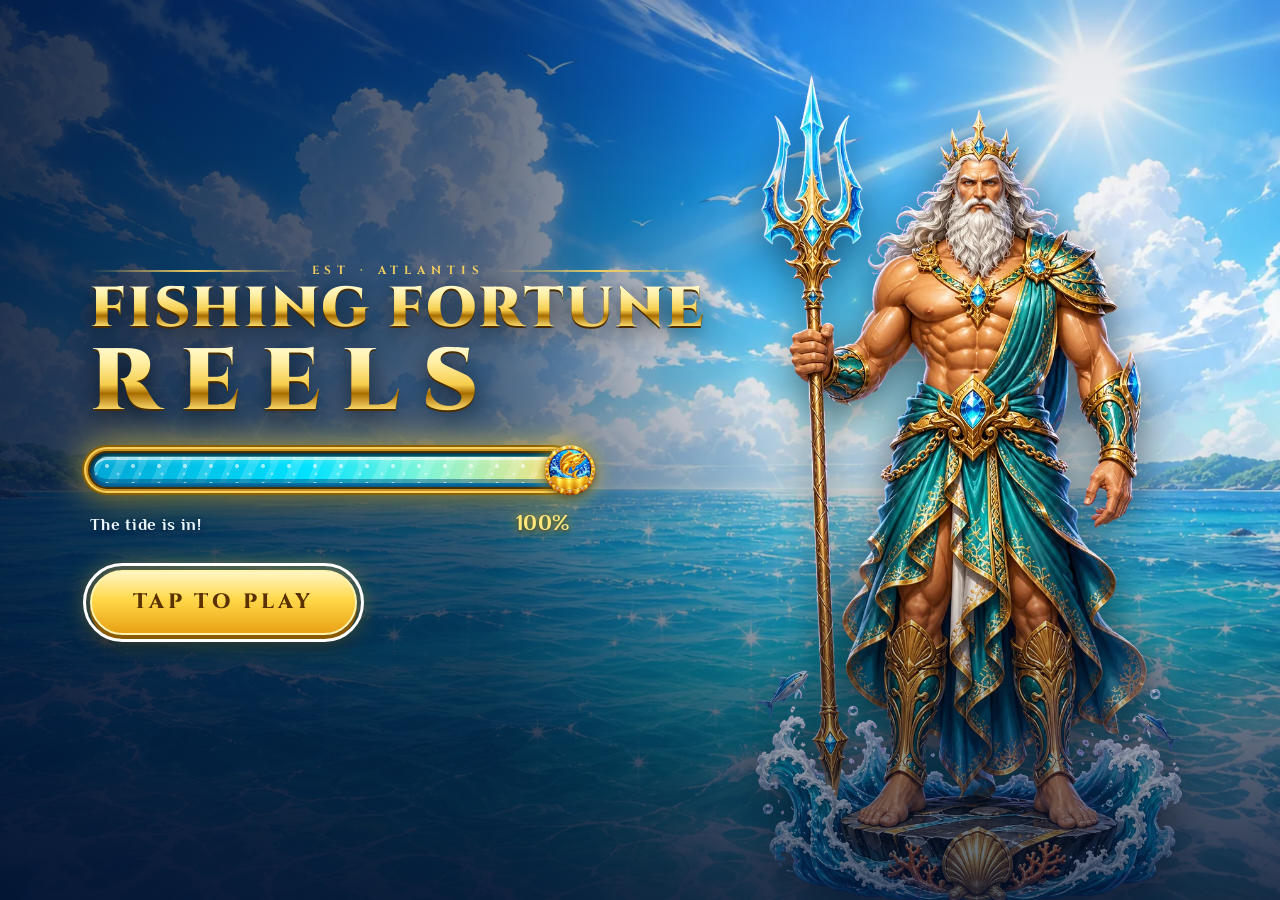
<file: index.html>
<!DOCTYPE html>
<html lang="en">
<head>
  <meta charset="UTF-8"/>
  <meta name="viewport" content="width=device-width, initial-scale=1.0"/>
  <title>Fishing Fortune Reels</title>
  <!-- Loading-screen art is fetched first, before everything else -->
  <link rel="preload" href="assets/background_ocean.webp" as="image"/>
  <link rel="preload" href="assets/bonus_coin_320.webp" as="image"/>
  <link rel="preload" href="assets/poseidon_mascot_768.webp" as="image"/>
  <!-- ?v= forces browsers to fetch the new CSS/JS after each update (bump it when these files change) -->
  <link rel="stylesheet" href="style.css?v=2026-10-23a"/>
</head>
<body class="is-loading">

<!-- ░░░ LOADING SCREEN — preloads & decodes every image + font before play ░░░ -->
<div id="loader" role="dialog" aria-modal="true" aria-label="Loading Fishing Fortune Reels">
  <img id="loader-mascot" src="assets/poseidon_mascot_768.webp" alt="" draggable="false" onload="this.classList.add('in')">
  <div id="loader-shade"></div>
  <div id="loader-content">
    <div id="loader-title">
      <span class="loader-rule">EST · ATLANTIS</span>
      <span class="title-line1">FISHING FORTUNE</span>
      <span class="title-line2">REELS</span>
    </div>

    <div id="loadbar" role="progressbar" aria-label="Loading progress" aria-valuemin="0" aria-valuemax="100" aria-valuenow="0">
      <div id="loadbar-track">
        <div id="loadbar-fill"></div>
      </div>
      <img id="loadbar-coin" src="assets/bonus_coin_320.webp" alt="" draggable="false">
    </div>
    <div id="loader-meta">
      <span id="loader-msg">Baiting the hooks…</span>
      <span id="loader-pct">0%</span>
    </div>

    <button id="loader-start" hidden>TAP TO PLAY</button>
  </div>
</div>

<!-- SVG filter: vertical motion blur used on spinning reels -->
<svg style="display:none;position:absolute" xmlns="http://www.w3.org/2000/svg">
  <defs>
    <filter id="vertBlur" x="0%" y="-30%" width="100%" height="160%">
      <feGaussianBlur stdDeviation="0 6"/>
    </filter>
  </defs>
</svg>

<!-- ░░░ OCEAN BACKGROUND ░░░ -->
<div id="ocean-bg"></div>

<!-- ░░░ AMBIENT BUBBLES ░░░ -->
<div id="bubble-layer" aria-hidden="true">
  <span style="width:18px;height:18px;left:7%;bottom:-20px;animation-duration:14s;animation-delay:0s"></span>
  <span style="width:10px;height:10px;left:18%;bottom:-20px;animation-duration:11s;animation-delay:2s"></span>
  <span style="width:26px;height:26px;left:32%;bottom:-20px;animation-duration:18s;animation-delay:5s"></span>
  <span style="width:14px;height:14px;left:48%;bottom:-20px;animation-duration:13s;animation-delay:1s"></span>
  <span style="width:20px;height:20px;left:62%;bottom:-20px;animation-duration:16s;animation-delay:7s"></span>
  <span style="width:10px;height:10px;left:75%;bottom:-20px;animation-duration:10s;animation-delay:3s"></span>
  <span style="width:24px;height:24px;left:88%;bottom:-20px;animation-duration:20s;animation-delay:9s"></span>
  <span style="width:16px;height:16px;left:25%;bottom:-20px;animation-duration:15s;animation-delay:4s"></span>
  <span style="width:12px;height:12px;left:55%;bottom:-20px;animation-duration:12s;animation-delay:6s"></span>
  <span style="width:22px;height:22px;left:82%;bottom:-20px;animation-duration:17s;animation-delay:11s"></span>
  <span style="width:14px;height:14px;left:41%;bottom:-20px;animation-duration:19s;animation-delay:8s"></span>
  <span style="width:18px;height:18px;left:68%;bottom:-20px;animation-duration:13s;animation-delay:13s"></span>
</div>

<!-- ░░░ DEMO/REAL MODE TOGGLE (fixed top-right, left of SPEED) ░░░ -->
<button id="demo-toggle-btn" title="Real odds — click for DEMO (scripted showcase wins)" aria-label="Switch between real odds and demo showcase mode">REAL</button>

<!-- ░░░ SPEED TOGGLE (fixed top-right, left of MODE) ░░░ -->
<button id="speed-toggle-btn" title="Change spin speed" aria-label="Change spin speed">⚡ ×1</button>

<!-- ░░░ FRAME TOGGLE (fixed top-right, desktop only) ░░░ -->
<button id="frame-toggle-btn" title="Toggle frame style" aria-label="Toggle frame style">FRAME</button>

<!-- ░░░ MOBILE MENU BUTTON (fixed top-right, mobile only) ░░░ -->
<button id="mobile-menu-btn" aria-label="Open game menu">☰</button>

<!-- ░░░ PROFILE PIC WIDGET (fixed top-left, floats over game) ░░░ -->
<div id="profile-widget">
  <button id="profile-btn" aria-label="Choose profile picture">
    <img id="profile-img" src="assets/profile_1.webp" alt="Profile" draggable="false">
  </button>
  <div id="profile-picker" aria-label="Choose avatar" role="dialog">
    <div id="picker-title">Choose Avatar</div>
    <div id="picker-grid">
      <button class="picker-opt" data-src="assets/profile_1.webp" aria-label="Avatar 1"><img src="assets/profile_1.webp" draggable="false"></button>
      <button class="picker-opt" data-src="assets/profile_2.webp" aria-label="Avatar 2"><img src="assets/profile_2.webp" draggable="false"></button>
      <button class="picker-opt" data-src="assets/profile_3.webp" aria-label="Avatar 3"><img src="assets/profile_3.webp" draggable="false"></button>
      <button class="picker-opt" data-src="assets/profile_4.webp" aria-label="Avatar 4"><img src="assets/profile_4.webp" draggable="false"></button>
      <button class="picker-opt" data-src="assets/profile_5.webp" aria-label="Avatar 5"><img src="assets/profile_5.webp" draggable="false"></button>
      <button class="picker-opt" data-src="assets/profile_6.webp" aria-label="Avatar 6"><img src="assets/profile_6.webp" draggable="false"></button>
    </div>
  </div>
</div>

<!-- ░░░ POSEIDON MASCOT (floats beside the reel board on wide screens) ░░░ -->
<div id="poseidon-wrap" aria-hidden="true">
  <img id="poseidon-mascot" src="assets/poseidon_mascot_768.webp" alt="">
</div>

<!-- ░░░ BUY FREE SPINS — desktop floating button (left of the reel board) ░░░ -->
<button id="buy-fs-btn-desktop" title="Buy Free Spins" aria-label="Buy Free Spins">
  <span class="buy-fs-icon">🌊</span>
  <span class="buy-fs-label">FREE<br>SPINS</span>
  <span class="buy-fs-cost">0</span>
</button>

<!-- ░░░ MAIN APP ░░░ -->
<div id="app">

  <!-- ── JACKPOT TICKERS ── -->
  <div id="jackpot-bar">

    <div class="jp-panel grand">
      <span class="jp-label">GRAND</span>
      <span class="jp-value" id="jp-grand">5,900,000</span>
    </div>
    <div class="jp-panel major">
      <span class="jp-label">MAJOR</span>
      <span class="jp-value" id="jp-major">1,000,000</span>
    </div>
    <div class="jp-panel minor">
      <span class="jp-label">MINOR</span>
      <span class="jp-value" id="jp-minor">280,000</span>
    </div>
    <div class="jp-panel mini">
      <span class="jp-label">MINI</span>
      <span class="jp-value" id="jp-mini">50,000</span>
    </div>
  </div>

  <!-- ── GAME TITLE ── -->
  <div id="game-title">
    <span class="title-fish">🎣</span>
    <div id="title-words">
      <span class="title-line1">FISHING FORTUNE</span>
      <span class="title-line2">REELS</span>
    </div>
    <span class="title-fish">🐠</span>
  </div>

  <!-- ── GAME BOARD (reel frame, particle parent) ── -->
  <main id="game-board">
    <!-- Four corner gems -->
    <div id="board-corners">
      <span class="corner tl"></span>
      <span class="corner tr"></span>
      <span class="corner bl"></span>
      <span class="corner br"></span>
    </div>

    <!-- 5 × 3 reel grid — built by game.js -->
    <div id="reel-grid"></div>

    <!-- Winning paylines are drawn here (game.js → showPaylines) -->
    <svg id="payline-layer" aria-hidden="true"></svg>

    <!-- Shown only in DEMO mode so nobody mistakes scripted wins for real odds -->
    <div id="demo-badge" aria-live="polite">DEMO · SCRIPTED SHOWCASE WINS</div>

    <!-- Hold & Spin status ribbon (visible only during the feature) -->
    <div id="hs-panel" aria-live="polite">
      <div id="hs-title"><span>HOLD &amp; SPIN</span></div>
      <div id="hs-stats">
        <span class="hs-stat"><span class="hs-k">RESPINS</span><span id="hs-respins"></span></span>
        <span class="hs-stat"><span class="hs-k">COINS</span><span id="hs-count" class="hs-v">0 / 15</span></span>
        <span class="hs-stat"><span class="hs-k">PRIZE</span><span id="hs-total" class="hs-v">0</span></span>
        <span class="hs-stat"><span class="hs-k">NEXT</span><span id="hs-next" class="hs-v"></span></span>
      </div>
    </div>

  </main>

  <!-- ── STATUS BAR ── -->
  <div id="status-bar">
    <p id="status-text">Welcome to Fishing Fortune Reels · Press SPIN to cast! 🎣</p>
  </div>

  <!-- ── FREE SPINS INDICATOR (shown when active) ── -->
  <!-- free_spins_banner.png is used as background-image via CSS -->
  <div id="free-spins-row" style="display:none">
    <span class="fs-label">🌊 FREE SPINS</span>
    <span id="free-spins-value" class="fs-count">0</span>
    <span class="fs-label">remaining</span>
  </div>

  <!-- Legacy hidden element — game.js syncs this via updateBetDisplay() -->
  <span id="bet-value" style="display:none">20000</span>

  <!-- ── BOTTOM CONTROL BAR ── -->
  <div id="bottom-bar">

    <!-- Balance -->
    <div class="bar-cell" id="balance-cell">
      <div class="bc-label">BALANCE</div>
      <div class="bc-value gold" id="balance-value">15,000,000</div>
    </div>

    <!-- Bet controls -->
    <div class="bar-cell" id="bet-cell">
      <div class="bc-label">BET</div>
      <div class="bet-row">
        <button id="bet-minus" class="bet-arrow" aria-label="Decrease bet">−</button>
        <span id="bet-value-ctrl" class="bc-value gold">20,000</span>
        <button id="bet-plus" class="bet-arrow" aria-label="Increase bet">+</button>
      </div>
    </div>

    <!-- Max bet -->
    <button id="max-bet-btn" class="max-btn" aria-label="Max bet">MAX</button>

    <!-- Win display (accumulated session total) -->
    <div class="bar-cell center-cell" id="win-cell">
      <div class="bc-label">TOTAL WIN</div>
      <div class="bc-value teal" id="win-value">0</div>
    </div>

    <!-- Paytable -->
    <button id="paytable-btn" class="icon-btn" aria-label="Paytable"><i>i</i></button>

    <!-- Row break (mobile only — forces bet/spin onto second row) -->
    <span class="bb-break" aria-hidden="true"></span>

    <!-- SPIN -->
    <button id="spin-btn">⚡ SPIN</button>

  </div>

  <!-- ── PAYLINE HINT ── -->
  <div id="payline-hint">10 Lines &nbsp;·&nbsp; Wild replaces all &nbsp;·&nbsp; 3+ Scatter = Free Spins &nbsp;·&nbsp; 6+ Coins = Hold &amp; Spin &nbsp;·&nbsp; Space = Spin / Stop</div>

</div><!-- /#app -->

<!-- ░░░ WIN CELEBRATION OVERLAY ░░░ -->
<div id="win-overlay" role="dialog" aria-modal="true" aria-label="Win Celebration">
  <!-- Particle layer -->
  <div id="win-particles"></div>
  <!-- Central panel -->
  <div id="win-overlay-panel">
    <div id="win-tier-label">BIG WIN</div>
    <div id="win-overlay-amount">0</div>
    <button id="win-overlay-close">COLLECT</button>
  </div>
</div>

<!-- ░░░ MOBILE DRAWER BACKDROP ░░░ -->
<div id="mobile-drawer-backdrop"></div>

<!-- ░░░ MOBILE DRAWER (slides up from bottom on small screens) ░░░ -->
<div id="mobile-drawer" role="dialog" aria-label="Game info">
  <button id="mobile-drawer-close" aria-label="Close menu">✕</button>
  <div id="mobile-drawer-title">JACKPOTS &amp; INFO</div>

  <!-- Mini jackpot grid -->
  <div id="mobile-jp-grid">
    <div class="mjp-row mjp-grand">
      <span class="mjp-label">GRAND</span>
      <span class="mjp-val" id="mjp-grand">5,900,000</span>
    </div>
    <div class="mjp-row mjp-major">
      <span class="mjp-label">MAJOR</span>
      <span class="mjp-val" id="mjp-major">1,000,000</span>
    </div>
    <div class="mjp-row mjp-minor">
      <span class="mjp-label">MINOR</span>
      <span class="mjp-val" id="mjp-minor">280,000</span>
    </div>
    <div class="mjp-row mjp-mini">
      <span class="mjp-label">MINI</span>
      <span class="mjp-val" id="mjp-mini">50,000</span>
    </div>
  </div>

  <!-- Frame mode toggle (mirrors the desktop MODE button) -->
  <button id="mobile-frame-toggle">⬡ FRAME: GOLD</button>

  <!-- Speed toggle (mirrors the desktop ⚡ button) -->
  <button id="mobile-speed-toggle">⚡ SPEED: ×1</button>

  <!-- Demo/Real toggle (mirrors the desktop DEMO/REAL button) -->
  <button id="mobile-demo-toggle">🎲 ODDS: REAL</button>

  <!-- Buy Free Spins (mirrors the desktop floating button) -->
  <button id="buy-fs-btn-mobile">🌊 BUY 10 FREE SPINS — <span class="buy-fs-cost">0</span></button>

  <!-- Payline hint -->
  <p id="mobile-payline-hint">10 Lines &nbsp;·&nbsp; Wild replaces all &nbsp;·&nbsp; 3+ Scatter = Free Spins &nbsp;·&nbsp; 6+ Coins = Hold &amp; Spin &nbsp;·&nbsp; Space = Spin / Stop</p>
</div>

<!-- ░░░ FREE SPINS SUMMARY ░░░ -->
<div id="fs-summary-modal" class="info-modal" role="dialog" aria-modal="true" aria-labelledby="fs-sum-title">
  <div class="info-panel">
    <div class="info-title" id="fs-sum-title">FREE SPINS COMPLETE</div>
    <p class="info-desc">You played <b id="fs-sum-spins">0</b> Free Spins with every win paying <b id="fs-sum-mult">2×</b>.</p>
    <div class="info-amount">
      <span class="info-amount-label">TOTAL WON</span>
      <span class="info-amount-value" id="fs-sum-total">0</span>
    </div>
    <button class="info-btn" id="fs-sum-collect">COLLECT</button>
  </div>
</div>

<!-- ░░░ OUT OF COINS — free refill ░░░ -->
<div id="refill-modal" class="info-modal" role="dialog" aria-modal="true" aria-labelledby="refill-title">
  <div class="info-panel">
    <div class="info-title" id="refill-title">OUT OF COINS</div>
    <p class="info-desc">The tide went out on your balance. Here's a fresh catch so you can keep playing.</p>
    <div class="info-amount">
      <span class="info-amount-label">FREE COINS</span>
      <span class="info-amount-value" id="refill-amount">5,000,000</span>
    </div>
    <button class="info-btn" id="refill-collect">COLLECT FREE COINS</button>
  </div>
</div>

<!-- ░░░ BUY FREE SPINS — confirmation popup ░░░ -->
<div id="buy-fs-modal" role="dialog" aria-modal="true" aria-label="Buy Free Spins">
  <div id="buy-fs-panel">
    <div id="buy-fs-title">🌊 BUY FREE SPINS</div>
    <p id="buy-fs-desc">Instantly trigger <b>10 Free Spins</b> with a 2× win multiplier — no need to land Scatters.</p>
    <div id="buy-fs-price-row">
      <span id="buy-fs-price-label">COST</span>
      <span id="buy-fs-price-value"><span id="buy-fs-cost">0</span> coins</span>
    </div>
    <div id="buy-fs-actions">
      <button id="buy-fs-cancel">CANCEL</button>
      <button id="buy-fs-confirm">CONFIRM</button>
    </div>
  </div>
</div>

<!-- ░░░ PAYTABLE MODAL ░░░ -->
<div id="paytable-modal" role="dialog" aria-modal="true" aria-label="Paytable">
  <div id="paytable-content">
    <div id="paytable-header">
      <h2>PAYTABLE</h2>
      <button id="paytable-close" aria-label="Close">✕</button>
    </div>
    <p class="pt-note">Payouts are multipliers of total bet &nbsp;·&nbsp; Wild substitutes all regular symbols &nbsp;·&nbsp; Scatter pays anywhere</p>
    <div id="paytable-scroll">
      <div id="pt-features">
        <h3>FEATURES</h3>
        <div class="pt-feature">
          <b>🌊 Free Spins</b>
          <p>3 / 4 / 5 Lucky Lure Scatters anywhere award 8 / 12 / 15 Free Spins. All wins pay 2×. Scatters can retrigger. You can also buy 10 Free Spins for 23× bet.</p>
        </div>
        <div class="pt-feature">
          <b>🪙 Hold &amp; Spin</b>
          <p>Land 6 or more Bonus Coins anywhere in the base game. Coins lock in place, everything else clears, and you get 3 respins. Every new coin locks and resets respins to 3. When respins run out, you win every coin's value plus the highest jackpot reached.</p>
          <table class="pt-jp-table">
            <tr><th>Coins on grid</th><th>Jackpot</th><th>Seed</th></tr>
            <tr><td>10</td><td class="jp-mini-t">MINI</td><td>10× bet</td></tr>
            <tr><td>12</td><td class="jp-minor-t">MINOR</td><td>25× bet</td></tr>
            <tr><td>14</td><td class="jp-major-t">MAJOR</td><td>100× bet</td></tr>
            <tr><td>15 (full)</td><td class="jp-grand-t">GRAND</td><td>500× bet</td></tr>
          </table>
          <p class="pt-small">Jackpots scale with your bet and grow slowly over time until won.</p>
        </div>
      </div>
      <table id="paytable-table">
        <thead>
          <tr><th>Symbol</th><th>Name</th><th>Payouts</th></tr>
        </thead>
        <tbody id="paytable-body"></tbody>
      </table>
      <div id="payline-diagrams">
        <h3>PAYLINES</h3>
        <div id="pl-grid">
          <p>1 · Middle row &nbsp; 2 · Top row &nbsp; 3 · Bottom row</p>
          <p>4 · V shape &nbsp; 5 · Inverted V</p>
          <p>6 · Top-Top-Mid-Top-Top &nbsp; 7 · Bot-Bot-Mid-Bot-Bot</p>
          <p>8 · Top-Top-Mid-Bot-Bot &nbsp; 9 · Bot-Bot-Mid-Top-Top</p>
          <p>10 · Mid-Top-Mid-Bot-Mid</p>
        </div>
      </div>
    </div>
  </div>
</div>

<script src="game.js?v=2026-10-23a"></script>

<script>
  // ── Profile pic picker ──
  (function () {
    const btn     = document.getElementById('profile-btn');
    const img     = document.getElementById('profile-img');
    const picker  = document.getElementById('profile-picker');
    const opts    = document.querySelectorAll('.picker-opt');

    btn.addEventListener('click', e => {
      e.stopPropagation();
      picker.classList.toggle('open');
    });
    // Restore the saved avatar
    const saved = typeof SAVED !== 'undefined' ? SAVED.avatar : null;
    opts.forEach(opt => {
      if (saved && opt.dataset.src === saved) { img.src = saved; opt.classList.add('selected'); }
    });
    opts.forEach(opt => {
      opt.addEventListener('click', () => {
        img.src = opt.dataset.src;
        if (typeof writeSave === 'function') writeSave({ avatar: opt.dataset.src });
        // Highlight selected
        opts.forEach(o => o.classList.remove('selected'));
        opt.classList.add('selected');
        picker.classList.remove('open');
      });
    });
    // Close when clicking outside
    document.addEventListener('click', e => {
      if (!document.getElementById('profile-widget').contains(e.target)) {
        picker.classList.remove('open');
      }
    });
  })();

  // ── Poseidon mascot — pinned beside the reel board, only where there's room ──
  (function () {
    const wrap  = document.getElementById('poseidon-wrap');
    const board = document.getElementById('game-board');
    if (!wrap || !board) return;

    const GAP = 70; // gap between the board's gold frame and the mascot

    function place() {
      // Keep it laid out (display:block) so its width can always be measured;
      // hiding with display:none made the width read 0 and the check flip-flop.
      wrap.style.display = 'block';
      const rect       = board.getBoundingClientRect();
      const wrapWidth  = wrap.offsetWidth;
      const spaceRight = window.innerWidth - rect.right;

      // Not enough room beside the board (tablet/mobile) — hide it
      if (spaceRight < wrapWidth + GAP + 20) {
        wrap.style.visibility = 'hidden';
        return;
      }
      wrap.style.visibility = 'visible';
      wrap.style.left      = (rect.right + GAP) + 'px';
      wrap.style.top       = (rect.top + rect.height / 2) + 'px';
      wrap.style.transform = 'translateY(-50%)';
    }

    window.addEventListener('resize', place);
    window.addEventListener('scroll', place, { passive: true });   // stay beside the board while scrolling
    window.addEventListener('load', place);
    place();
    // Re-check periodically in case the board size changes (e.g. free spins banner)
    setInterval(place, 500);
  })();

  // ── Buy Free Spins button — pinned to the LEFT of the reel board, mirrors Poseidon ──
  (function () {
    const btn   = document.getElementById('buy-fs-btn-desktop');
    const board = document.getElementById('game-board');
    if (!btn || !board) return;

    const GAP = 70; // matches the gap used on the mascot's side for visual balance

    function place() {
      btn.style.display = 'flex';   // same fix as the mascot: always measurable
      const rect      = board.getBoundingClientRect();
      const btnWidth  = btn.offsetWidth;
      const spaceLeft = rect.left;

      // Not enough room beside the board (tablet/mobile) — hide it;
      // the drawer button covers this case instead.
      if (spaceLeft < btnWidth + GAP + 20) {
        btn.style.visibility = 'hidden';
        return;
      }
      btn.style.visibility = 'visible';
      btn.style.left      = (rect.left - GAP - btnWidth) + 'px';
      btn.style.top       = (rect.top + rect.height / 2) + 'px';
      btn.style.transform = 'translateY(-50%)';
    }

    window.addEventListener('resize', place);
    window.addEventListener('scroll', place, { passive: true });   // stay beside the board while scrolling
    window.addEventListener('load', place);
    place();
    setInterval(place, 500);
  })();

  // ── Win overlay close button — delegates to game.js hideWinOverlay ──
  (function () {
    const closeBtn = document.getElementById('win-overlay-close');
    const overlay  = document.getElementById('win-overlay');
    if (closeBtn) closeBtn.addEventListener('click', () => hideWinOverlay());
    if (overlay)  overlay.addEventListener('click', e => { if (e.target === overlay) hideWinOverlay(); });
  })();

  // ── Frame style toggle ──
  (function () {
    const btn   = document.getElementById('frame-toggle-btn');
    const board = document.getElementById('game-board');
    if (!btn || !board) return;
    // Restore the saved frame style
    if (typeof SAVED !== 'undefined' && SAVED.frameOff) {
      board.classList.add('frame-off');
      btn.title = 'Switch to gold frame';
      const mt = document.getElementById('mobile-frame-toggle');
      if (mt) mt.textContent = '⬡ FRAME: CLEAR';
    }
    btn.addEventListener('click', () => {
      const off = board.classList.toggle('frame-off');
      if (typeof writeSave === 'function') writeSave({ frameOff: off });
      btn.title = off ? 'Switch to gold frame' : 'Switch to transparent';
      // Sync label in mobile drawer
      const mobileToggle = document.getElementById('mobile-frame-toggle');
      if (mobileToggle) mobileToggle.textContent = off ? '⬡ FRAME: CLEAR' : '⬡ FRAME: GOLD';
    });
  })();

  // ── Demo/Real mode toggle — flips CONFIG.demoMode (syncs desktop + mobile) ──
  (function () {
    const desktopBtn = document.getElementById('demo-toggle-btn');
    const mobileBtn  = document.getElementById('mobile-demo-toggle');

    function render() {
      // CONFIG is defined in game.js, loaded before this script
      const isDemo = typeof CONFIG !== 'undefined' ? CONFIG.demoMode : true;
      if (desktopBtn) {
        desktopBtn.textContent = isDemo ? 'DEMO' : 'REAL';
        desktopBtn.classList.toggle('is-demo', isDemo);
        desktopBtn.title = isDemo
          ? 'DEMO: a fixed script of showcase wins (big wins, Free Spins, Hold & Spin) — click for real odds'
          : 'Real odds (~95% RTP) — click for DEMO: scripted showcase wins';
      }
      if (mobileBtn) {
        mobileBtn.textContent = isDemo ? '🎲 ODDS: DEMO (SCRIPTED)' : '🎲 ODDS: REAL';
      }
      document.body.classList.toggle('demo-on', isDemo);
    }

    function toggle() {
      if (typeof CONFIG === 'undefined') return;
      if (typeof state !== 'undefined' && (state.spinning || state.inHoldSpin)) return; // ignore mid-spin / mid-feature
      CONFIG.demoMode = !CONFIG.demoMode;
      render();
      // Neither mode's progress should carry into the other — fresh session each time
      if (typeof resetSession === 'function') resetSession();
    }

    if (desktopBtn) desktopBtn.addEventListener('click', toggle);
    if (mobileBtn)  mobileBtn.addEventListener('click', toggle);
    render();
  })();

  // ── Mobile drawer ──
  (function () {
    const menuBtn   = document.getElementById('mobile-menu-btn');
    const drawer    = document.getElementById('mobile-drawer');
    const backdrop  = document.getElementById('mobile-drawer-backdrop');
    const closeBtn  = document.getElementById('mobile-drawer-close');
    const mobileToggle = document.getElementById('mobile-frame-toggle');
    const board     = document.getElementById('game-board');
    const desktopBtn = document.getElementById('frame-toggle-btn');

    function openDrawer()  {
      drawer.classList.add('open');
      backdrop.classList.add('open');
      document.body.classList.add('drawer-open');
    }
    function closeDrawer() {
      drawer.classList.remove('open');
      backdrop.classList.remove('open');
      document.body.classList.remove('drawer-open');
    }

    if (menuBtn)  menuBtn.addEventListener('click', openDrawer);
    if (closeBtn) closeBtn.addEventListener('click', closeDrawer);
    if (backdrop) backdrop.addEventListener('click', closeDrawer);

    // Mobile frame toggle mirrors desktop button
    if (mobileToggle && board) {
      mobileToggle.addEventListener('click', () => {
        const off = board.classList.toggle('frame-off');
        if (typeof writeSave === 'function') writeSave({ frameOff: off });
        mobileToggle.textContent = off ? '⬡ FRAME: CLEAR' : '⬡ FRAME: GOLD';
        if (desktopBtn) desktopBtn.title = off ? 'Switch to gold frame' : 'Switch to transparent';
      });
    }

    // Mobile speed toggle is wired in game.js (wireEvents) — single source of truth
  })();
</script>

</body>
</html>
</file>
<file: style.css>
/* ═══════════════════════════════════════════════════════════════════
   Fishing Fortune Reels — style.css
   ═══════════════════════════════════════════════════════════════════ */

/* Google Fonts — Cinzel (display: titles, banners, buttons) + Philosopher (body: labels, numbers, messages) */
@import url('https://fonts.googleapis.com/css2?family=Cinzel:wght@700;800;900&family=Philosopher:wght@400;700&display=swap');

*, *::before, *::after { box-sizing: border-box; margin: 0; padding: 0; }

/* Remove focus outlines on all interactive/clickable game elements */
#game-board, #spin-btn, #bet-minus, #bet-plus, #max-bet-btn,
#paytable-btn, #frame-toggle-btn, #speed-toggle-btn,
#profile-btn, #mobile-menu-btn, #win-overlay-close,
#mobile-frame-toggle, #mobile-speed-toggle {
  outline: none;
}

:root {
  /* Ocean palette — deep navy-to-royal */
  --ocean-sky    : #103880;
  --ocean-mid    : #082060;
  --ocean-deep   : #040e28;

  /* Gold metallic spectrum */
  --gold-bright  : #ffe880;
  --gold         : #f5d060;
  --gold-mid     : #c89020;
  --gold-dk      : #8b6000;
  --gold-xdk     : #4a3200;

  /* Accent colours */
  --neon-cyan    : #00ddff;
  --neon-teal    : #00ffcc;
  --amber        : #ff9530;
  --scatter-pink : #ff44ee;
  --white-soft   : #d8f0ff;

  /* UI surfaces */
  --cell-bg      : #020c22;
  --bar-bg       : #050f1e;
  --text-main    : #c8e8ff;
  --text-dim     : rgba(140,200,230,0.6);

  --cell-size    : clamp(76px, 11.5vw, 108px);
  --radius       : 14px;

  /* Type */
  --font-display : 'Cinzel', 'Trajan Pro', Georgia, serif;
  --font-body    : 'Philosopher', 'Segoe UI', system-ui, sans-serif;
}

/* ─── Base ──────────────────────────────────────────────────────────── */
html, body {
  width: 100%; height: 100%;
  overflow: hidden;
  font-family: var(--font-body);
  background: #5baae0;
  color: var(--text-main);
  user-select: none;
  -webkit-font-smoothing: antialiased;
}

/* ─── Ocean Background ─────────────────────────────────────────────── */
#ocean-bg {
  position: fixed; inset: 0; z-index: 0;
  /* Uses Codex-generated background when present; CSS gradient is the fallback */
  background-image: url('assets/background_ocean.webp');
  background-size: cover;
  background-position: center top;
  background-repeat: no-repeat;
  /* Gradient fallback (also shows underneath semi-transparent image) */
  background-color: #0e3270;
  overflow: hidden;
}

/* Animated sunlight shafts — continuous rightward scroll */
#ocean-bg::before {
  content: '';
  position: absolute; top: -20%; left: -10%; right: -10%; bottom: -10%;
  background: repeating-linear-gradient(
    107deg,
    transparent 0px,
    transparent 90px,
    rgba(255,255,255,0.06) 90px,
    rgba(255,255,255,0.06) 125px,
    transparent 125px,
    transparent 230px
  );
  opacity: 0.75;
  animation: shafts 10s linear infinite;
  transform: skewX(-4deg);
}
@keyframes shafts {
  from { background-position: 0 0; }
  to   { background-position: 230px 0; }
}

/* Bottom vignette — keeps UI readable over the bright background */
#ocean-bg::after {
  content: '';
  position: absolute; bottom: 0; left: 0; right: 0;
  height: 180px;
  background: linear-gradient(0deg, rgba(5,20,50,0.5) 0%, transparent 100%);
}

/* Ocean shimmer — a second layer with slow cross-fade for depth */
#ocean-bg {
  animation: oceanBreath 6s ease-in-out infinite alternate;
}
@keyframes oceanBreath {
  from { filter: brightness(0.92) saturate(1.0); }
  to   { filter: brightness(1.06) saturate(1.08); }
}

/* ─── Ambient Bubbles ──────────────────────────────────────────────── */
#bubble-layer {
  position: fixed; inset: 0; z-index: 1;
  pointer-events: none; overflow: hidden;
}
#bubble-layer span {
  position: absolute;
  border-radius: 50%;
  border: 2px solid rgba(220,245,255,0.75);
  background: rgba(200,235,255,0.22);
  animation: floatUp linear infinite;
}
@keyframes floatUp {
  0%   { transform: translateY(0) translateX(0);   opacity: 0;    }
  8%   { opacity: 0.55; }
  88%  { opacity: 0.30; }
  100% { transform: translateY(-112vh) translateX(12px); opacity: 0; }
}

/* ─── App Shell ────────────────────────────────────────────────────── */
#app {
  position: relative; z-index: 2;
  display: flex; flex-direction: column; align-items: center;
  justify-content: center;          /* vertically centres the whole game */
  width: 100%; min-height: 100dvh;
  padding: 20px 10px;
  gap: 10px;
}

/* ─── Jackpot Tickers ──────────────────────────────────────────────── */
#jackpot-bar {
  display: flex; gap: 5px;
  width: 100%; max-width: 780px;
}

.jp-panel {
  flex: 1;
  display: flex; flex-direction: column; align-items: center;
  padding: 4px 6px;
  border-radius: 8px;
  position: relative; overflow: hidden;
  background: linear-gradient(180deg, rgba(20,10,0,0.92) 0%, rgba(8,4,0,0.96) 100%);
  border: 1px solid var(--gold-dk);
}
/* Top shine on each panel */
.jp-panel::before {
  content: '';
  position: absolute; top: 0; left: 10%; right: 10%; height: 1px;
  background: linear-gradient(90deg, transparent, var(--gold-mid), transparent);
}

.jp-panel.grand { border-color: var(--gold-mid); }
.jp-panel.major { border-color: rgba(0,200,220,0.5); }
.jp-panel.minor { border-color: rgba(0,180,180,0.4); }
.jp-panel.mini  { border-color: rgba(160,180,200,0.35); }

.jp-label {
  font-size: clamp(0.6rem, 1.4vw, 0.75rem);
  font-weight: 900;
  font-family: var(--font-body);
  text-transform: uppercase; letter-spacing: 0.12em;
  line-height: 1;
}

.jp-value {
  font-size: clamp(1rem, 2.6vw, 1.4rem);
  font-family: var(--font-display);
  letter-spacing: 0.06em;
  line-height: 1.2;
}

/* ─── Game Title ───────────────────────────────────────────────────── */
#game-title {
  display: flex; align-items: center; justify-content: center; gap: 10px;
  margin-top: 8px; margin-bottom: 2px;
}
.title-fish {
  font-size: 1.5em;
  filter: drop-shadow(0 0 8px rgba(0,200,255,0.75));
}
#title-words {
  display: flex; flex-direction: column; align-items: center;
  line-height: 1.05;
}
.title-line1 {
  font-size: clamp(1.4rem, 3.8vw, 2.2rem);
  font-family: var(--font-display);
  font-weight: 400; letter-spacing: 0.14em;
  text-transform: uppercase;
  color: var(--gold);
  text-shadow:
    0 0 14px rgba(255,210,0,0.9),
    0 0 30px rgba(255,160,0,0.5),
    0 2px 6px rgba(0,0,0,0.6);
}
.title-line2 {
  font-size: clamp(1.7rem, 4.5vw, 2.8rem);
  font-family: var(--font-display);
  font-weight: 400; letter-spacing: 0.3em;
  text-transform: uppercase;
  color: var(--neon-cyan);
  text-shadow:
    0 0 16px rgba(0,220,255,0.9),
    0 0 32px rgba(0,180,255,0.5),
    0 2px 6px rgba(0,0,0,0.6);
}

/* ─── Game Board (reel frame) ──────────────────────────────────────── */
#game-board {
  position: relative;
  padding: 18px 22px;
  border-radius: 20px;
  width: fit-content;
  margin-top: 14px;
  margin-bottom: 14px;

  /* Transparent interior — ocean background shows through */
  background: transparent;

  /* 5-layer gold metallic frame via spread box-shadows */
  box-shadow:
    0 0 0 2px  var(--gold-xdk),
    0 0 0 4px  var(--gold-dk),
    0 0 0 6px  var(--gold-mid),
    0 0 0 8px  var(--gold),
    0 0 0 10px var(--gold-mid),
    0 0 0 12px var(--gold-dk),
    0 0 30px rgba(200,150,0,0.30),
    0 8px 28px rgba(0,0,0,0.55);
}

/* Pearl dots — top edge */
#game-board::before {
  content: '';
  position: absolute;
  top: 7px; left: 24px; right: 24px;
  height: 7px; pointer-events: none;
  background-image: radial-gradient(circle at center, var(--gold) 2.8px, transparent 2.8px);
  background-size: 19px 7px;
  background-repeat: repeat-x;
  background-position: 0 center;
  opacity: 0.85;
}

/* Pearl dots — bottom edge */
#game-board::after {
  content: '';
  position: absolute;
  bottom: 7px; left: 24px; right: 24px;
  height: 7px; pointer-events: none;
  background-image: radial-gradient(circle at center, var(--gold) 2.8px, transparent 2.8px);
  background-size: 19px 7px;
  background-repeat: repeat-x;
  background-position: 0 center;
  opacity: 0.85;
}

/* Corner gems */
#board-corners { position: absolute; inset: 0; pointer-events: none; }
.corner {
  position: absolute;
  width: 22px; height: 22px; border-radius: 50%;
  background: radial-gradient(circle at 35% 30%,
    #fffacc 0%, #ffe870 25%, var(--gold) 50%, var(--gold-mid) 70%, var(--gold-dk) 100%);
  box-shadow: 0 0 14px rgba(255,220,0,0.85), 0 0 6px rgba(255,240,120,0.5);
  z-index: 10;
}
.corner.tl { top: -2px;  left: -2px;  }
.corner.tr { top: -2px;  right: -2px; }
.corner.bl { bottom: -2px; left: -2px; }
.corner.br { bottom: -2px; right: -2px; }

/* ─── Poseidon Mascot ──────────────────────────────────────────────── */
/* Positioned via JS (game placed relative to #game-board's live rect); */
/* display:none by default until JS confirms there's room beside the board. */
#poseidon-wrap {
  position: fixed;
  display: none;
  z-index: 1;                       /* above ocean bg, below #app content */
  width: clamp(150px, 14vw, 220px);
  pointer-events: none;
}
#poseidon-mascot {
  display: block;
  width: 100%;
  height: auto;
  filter: drop-shadow(0 16px 20px rgba(0,0,0,0.45));
  animation: poseidonFloat 2s ease-in-out infinite alternate;
}
@keyframes poseidonFloat {
  from { transform: translateY(-10px); }
  to   { transform: translateY(10px); }
}

/* ─── Buy Free Spins — desktop floating button ─────────────────────── */
/* Positioned via JS (mirrors #poseidon-wrap, but pinned to the board's left) */
#buy-fs-btn-desktop {
  position: fixed;
  display: none;               /* JS shows it when there's room */
  z-index: 5;
  width: 108px; height: 108px;
  flex-direction: column; align-items: center; justify-content: center;
  gap: 2px;
  border-radius: 16px;
  border: none;
  background-image: url('assets/buy_fs_button_bg.webp');
  background-size: cover; background-position: center;
  box-shadow: 0 6px 20px rgba(0,0,0,0.55);
  cursor: pointer;
  transition: transform 0.15s, box-shadow 0.15s;
}
#buy-fs-btn-desktop:hover:not(:disabled) {
  transform: translateY(-50%) scale(1.05);
  box-shadow: 0 0 22px rgba(255,255,255,0.5), 0 6px 22px rgba(0,0,0,0.5);
}
#buy-fs-btn-desktop:disabled { opacity: 0.42; cursor: not-allowed; }
#buy-fs-btn-desktop .buy-fs-icon { font-size: 1.7rem; line-height: 1; filter: drop-shadow(0 1px 2px rgba(0,0,0,0.25)); }
#buy-fs-btn-desktop .buy-fs-label {
  font-family: var(--font-body); font-weight: 900;
  font-size: 0.68rem; letter-spacing: 0.08em; line-height: 1.15;
  color: #1a3a5c; text-align: center;
}
#buy-fs-btn-desktop .buy-fs-cost {
  font-family: var(--font-display);
  font-size: 0.72rem; letter-spacing: 0.04em;
  color: #7a4a00;
}

/* Hide desktop toggle row + buy button while the buy-confirm popup is open */
body.buyfs-open #profile-widget,
body.buyfs-open #frame-toggle-btn,
body.buyfs-open #speed-toggle-btn,
body.buyfs-open #demo-toggle-btn,
body.buyfs-open #mobile-menu-btn { display: none; }

/* ─── Buy Free Spins — confirmation popup ──────────────────────────── */
#buy-fs-modal {
  display: none; position: fixed; inset: 0; z-index: 310;
  background: rgba(0,15,35,0.88);
  align-items: center; justify-content: center;
  padding: 16px; backdrop-filter: blur(5px);
}
#buy-fs-modal.open { display: flex; }
#buy-fs-panel {
  width: 100%; max-width: 360px;
  background-image: url('assets/buy_fs_popup_bg.webp');
  background-size: 100% 100%;
  border: none;
  border-radius: 18px;
  padding: 56px 46px 42px;
  display: flex; flex-direction: column; justify-content: center;
  text-align: center;
  box-shadow: 0 8px 40px rgba(0,0,0,0.6);
  animation: panelPop 0.35s cubic-bezier(0.34, 1.56, 0.64, 1) forwards;
}
#buy-fs-title {
  font-family: var(--font-display);
  font-size: 1.5rem; letter-spacing: 0.1em;
  color: #7a4a00;
  margin-bottom: 14px;
}
#buy-fs-desc {
  font-family: var(--font-body);
  font-size: 0.85rem; line-height: 1.5;
  color: #1a3a5c;
  margin-bottom: 22px;
}
#buy-fs-desc b { color: #7a4a00; }

/* "Ticket" style cost box — cream/gold, matches the bright popup art instead
   of a flat dark box */
#buy-fs-price-row {
  display: flex; align-items: center; justify-content: space-between;
  background: linear-gradient(180deg, #fffef6 0%, #fff2ce 100%);
  border: 2px solid var(--gold);
  border-radius: 12px;
  padding: 12px 18px;
  margin-bottom: 24px;
  box-shadow: 0 2px 8px rgba(120,80,0,0.18), inset 0 1px 0 rgba(255,255,255,0.9);
}
#buy-fs-price-label {
  font-family: var(--font-body); font-weight: 900;
  font-size: 0.72rem; letter-spacing: 0.12em;
  color: #a07830;
}
#buy-fs-price-value {
  font-family: var(--font-display);
  font-size: 1.25rem; color: #7a4a00;
}
#buy-fs-actions { display: flex; gap: 14px; }
#buy-fs-actions button {
  flex: 1;
  padding: 12px 0;
  border-radius: 12px;
  font-family: var(--font-body); font-weight: 900;
  font-size: 0.85rem; letter-spacing: 0.1em;
  cursor: pointer; transition: transform 0.12s, box-shadow 0.12s;
}
/* Glossy glass-blue pill — same bright, light-to-vivid language as the
   real SPIN button art, not a dark/heavy gradient */
#buy-fs-cancel {
  background: linear-gradient(180deg, #eef9ff 0%, #9fe0fb 20%, #4dc0f0 48%, #1f9ee0 75%, #1487c8 100%);
  border: 2px solid #ffffff;
  color: #013a5c;
  box-shadow:
    0 3px 10px rgba(0,80,130,0.3),
    inset 0 2px 2px rgba(255,255,255,0.85),
    inset 0 -3px 5px rgba(0,90,150,0.25);
}
#buy-fs-cancel:hover {
  background: linear-gradient(180deg, #ffffff 0%, #b6e8ff 20%, #63cdf5 48%, #2babe8 75%, #1a94d4 100%);
  box-shadow:
    0 4px 14px rgba(0,80,130,0.35),
    inset 0 2px 2px rgba(255,255,255,0.9),
    inset 0 -3px 5px rgba(0,90,150,0.25);
}
#buy-fs-confirm {
  position: relative; overflow: hidden;
  background: linear-gradient(180deg, var(--gold-bright) 0%, var(--gold) 35%, var(--gold-mid) 68%, var(--gold-dk) 100%);
  border: 2px solid var(--gold-bright);
  color: #1a0800;
  box-shadow: 0 0 18px rgba(255,200,0,0.5), 0 4px 12px rgba(0,0,0,0.3), inset 0 1px 0 rgba(255,255,255,0.6);
}
/* Shimmer sweep — same premium touch as the main SPIN button */
#buy-fs-confirm::before {
  content: '';
  position: absolute; top: 0; left: -130%; width: 55%; height: 100%;
  background: linear-gradient(90deg, transparent, rgba(255,255,200,0.55), transparent);
  animation: shimmer 2.8s ease-in-out infinite;
  pointer-events: none;
}
#buy-fs-confirm:hover { transform: translateY(-1px); box-shadow: 0 0 26px rgba(255,210,0,0.65), 0 4px 14px rgba(0,0,0,0.3); }
#buy-fs-confirm:active, #buy-fs-cancel:active { transform: scale(0.96); }

/* ─── Reel Grid ────────────────────────────────────────────────────── */
#reel-grid {
  position: relative; z-index: 3;
  display: flex;
  justify-content: center;
  width: fit-content;
  gap: clamp(4px, 0.8vw, 9px);
}

/* ─── Reel Column — overflow:hidden is CRITICAL for strip scroll ───── */
.reel-col {
  width:  var(--cell-size);
  height: calc(var(--cell-size) * 3);
  overflow: hidden;
  position: relative;
  border-radius: 10px;
  background: transparent;
  box-shadow: none;
}

/* Subtle top highlight on each reel (glass shelf effect) */
.reel-col::before {
  content: '';
  position: absolute; top: 0; left: 0; right: 0; height: 2px;
  background: linear-gradient(90deg,
    transparent 0%, rgba(100,180,255,0.35) 30%,
    rgba(150,210,255,0.5) 50%, rgba(100,180,255,0.35) 70%, transparent 100%);
  z-index: 5; pointer-events: none;
}

/* Motion blur class — applied during spin */
.reel-col.is-spinning .reel-strip {
  filter: url(#vertBlur);
}

/* ─── Reel Strip — JS drives translateY ──────────────────────────── */
.reel-strip {
  position: absolute;
  top: 0; left: 0;
  width: 100%;
  /* NO CSS transition — requestAnimationFrame owns all movement */
}

/* ─── Cell ──────────────────────────────────────────────────────────── */
.cell {
  width:  var(--cell-size);
  height: var(--cell-size);
  position: relative;
  display: flex; align-items: center; justify-content: center;
  background: linear-gradient(175deg, rgba(6,22,52,0.95), rgba(2,10,28,0.98));
  border-bottom: 1px solid rgba(0,80,150,0.28);
}
.cell:last-child { border-bottom: none; }

.cell img {
  width: 90%; height: 90%;
  object-fit: contain;
  pointer-events: none;
  display: block;
  image-rendering: auto;
  /* New sprites have built-in shadows — keep CSS shadow light */
  filter: drop-shadow(0 2px 4px rgba(0,0,0,0.35));
}

/* ── Win glow ── */
.cell.win-glow {
  animation: winPulse 0.65s ease-in-out infinite alternate;
}
@keyframes winPulse {
  from { box-shadow: 0 0 14px 4px rgba(255,185,0,0.75), inset 0 0 14px rgba(255,185,0,0.18); }
  to   { box-shadow: 0 0 32px 10px rgba(255,230,60,0.95), inset 0 0 28px rgba(255,230,60,0.30); }
}

/* ── Scatter glow ── */
.cell.scatter-glow {
  animation: scatterPulse 0.55s ease-in-out infinite alternate;
}
@keyframes scatterPulse {
  from { box-shadow: 0 0 14px 4px rgba(220,40,215,0.80); }
  to   { box-shadow: 0 0 32px 11px rgba(255,80,255,1.0);  }
}

/* ── Reel-stop flash ── */
.cell.reel-stop { animation: stopFlash 0.42s ease-out; }
@keyframes stopFlash {
  0%   { box-shadow: 0 0 0 2px rgba(0,220,255,0.9), 0 0 22px rgba(0,200,255,0.6); }
  100% { box-shadow: none; }
}

/* ─── Status Bar ───────────────────────────────────────────────────── */
#status-bar {
  width: 100%; max-width: 780px;
  background: rgba(2, 10, 28, 0.85);
  border: 1px solid rgba(0,100,160,0.28);
  border-radius: 8px;
  padding: 4px 16px;
  text-align: center;
}
#status-text {
  font-size: clamp(0.78rem, 1.8vw, 1rem);
  font-family: var(--font-body);
  font-weight: 800;
  color: var(--neon-cyan);
  text-shadow: 0 0 7px rgba(0,220,255,0.45);
  white-space: nowrap; overflow: hidden; text-overflow: ellipsis;
}

/* ─── Free-Spins Row ───────────────────────────────────────────────── */
#free-spins-row {
  display: flex; align-items: center; gap: 8px;
  background: linear-gradient(90deg, rgba(0,50,90,0.96), rgba(0,20,45,0.98));
  border: 1.5px solid var(--neon-cyan);
  border-radius: 8px;
  padding: 4px 18px;
  width: 100%; max-width: 780px;
  justify-content: center;
  animation: fsPulse 1.1s ease-in-out infinite alternate;
}
@keyframes fsPulse {
  from { box-shadow: 0 0 8px rgba(0,200,255,0.28), 0 6px 14px rgba(0,0,0,0.55); }
  to   { box-shadow: 0 0 22px rgba(0,220,255,0.65), 0 6px 14px rgba(0,0,0,0.55); }
}
.fs-label {
  font-size: clamp(0.8rem, 1.8vw, 1rem);
  font-family: var(--font-body); font-weight: 900;
  color: var(--neon-cyan);
  text-shadow: 0 0 6px rgba(0,220,255,0.5);
}
.fs-count {
  font-size: clamp(1.3rem, 3vw, 1.8rem);
  font-family: var(--font-display);
  letter-spacing: 0.06em;
  color: var(--gold); text-shadow: 0 0 10px rgba(255,200,0,0.75);
}

/* ─── Bottom Control Bar ───────────────────────────────────────────── */
#bottom-bar {
  display: flex; align-items: center;
  width: 100%; max-width: 780px;
  background: linear-gradient(180deg, #0c1c32 0%, #060f1e 100%);
  border: 1px solid rgba(0,100,160,0.35);
  border-radius: 15px;
  padding: 8px 10px;
  gap: 6px;
  box-shadow:
    0 4px 20px rgba(0,0,0,0.55),
    inset 0 1px 0 rgba(0,160,210,0.15);
}

.bar-cell {
  display: flex; flex-direction: column; align-items: center;
  padding: 3px 10px;
  border-right: 1px solid rgba(0,100,160,0.22);
  flex-shrink: 0;
}
.bar-cell:last-of-type { border-right: none; }
.bar-cell.center-cell { flex: 1; min-width: 0; }  /* absorbs leftover space */

/* Fixed widths prevent layout shift as numbers grow */
#balance-cell { min-width: 120px; }
#bet-cell     { min-width: 140px; }
#win-cell     { min-width: 100px; }

.bc-label {
  font-size: clamp(0.6rem, 1.3vw, 0.75rem);
  font-family: var(--font-body);
  font-weight: 900; text-transform: uppercase;
  letter-spacing: 0.14em; line-height: 1;
  margin-bottom: 3px;
}
.bc-value {
  font-size: clamp(0.85rem, 2vw, 1.15rem);
  font-family: var(--font-display);
  font-weight: 400; letter-spacing: 0.04em; line-height: 1;
}
.bc-value.gold { color: var(--gold); text-shadow: 0 0 8px rgba(255,200,0,0.55); }
.bc-value.teal { color: var(--neon-teal); text-shadow: 0 0 8px rgba(0,255,200,0.5); }

/* Bet arrow buttons */
#bet-cell .bet-row {
  display: flex; align-items: center; gap: 5px;
}
/* Fixed width so expanding numbers (50 → 5,000) never push other elements */
#bet-value-ctrl {
  min-width: 80px;
  text-align: center;
}
.bet-arrow {
  width: 28px; height: 28px;
  background: #1B4F72;
  border: 1.5px solid rgba(133,193,233,0.7);
  border-radius: 6px;
  color: #ffffff;
  font-size: 1.1rem; font-weight: 900; line-height: 1;
  cursor: pointer; transition: all 0.12s;
  display: flex; align-items: center; justify-content: center;
  flex-shrink: 0;
  box-shadow: 0 2px 6px rgba(0,0,0,0.45);
}
.bet-arrow:hover:not(:disabled) {
  background: #1a6090;
  border-color: rgba(133,193,233,1);
  box-shadow: 0 0 8px rgba(133,193,233,0.45), 0 2px 6px rgba(0,0,0,0.4);
}
.bet-arrow:active:not(:disabled) { transform: scale(0.88); }
.bet-arrow:disabled { opacity: 0.35; cursor: not-allowed; }

/* MAX BET button */
.max-btn {
  background: #1B4F72;
  border: 1.5px solid rgba(133,193,233,0.7);
  border-radius: 8px;
  color: #ffffff;
  font-size: 0.65rem; font-weight: 900;
  font-family: var(--font-body);
  letter-spacing: 0.12em;
  padding: 5px 10px;
  cursor: pointer; transition: all 0.12s;
  flex-shrink: 0;
  box-shadow: 0 2px 6px rgba(0,0,0,0.45);
}
.max-btn:hover:not(:disabled) {
  background: #1a6090;
  border-color: rgba(133,193,233,1);
  box-shadow: 0 0 8px rgba(133,193,233,0.45), 0 2px 6px rgba(0,0,0,0.4);
}
.max-btn:active:not(:disabled) { transform: scale(0.92); }
.max-btn:disabled { opacity: 0.35; cursor: not-allowed; }

/* Paytable icon button */
.icon-btn {
  background: linear-gradient(180deg, #1e2e50, #101c32);
  border: 1.5px solid rgba(0,180,255,0.55);
  border-radius: 10px;
  color: var(--neon-cyan);
  font-style: italic;
  font-size: 1.5rem;           /* bigger emoji */
  width: 50px; height: 50px;   /* larger hit target */
  min-width: 50px;              /* never squish */
  margin-right: 8px;           /* breathing room before SPIN button */
  cursor: pointer; transition: all 0.12s;
  display: flex; align-items: center; justify-content: center;
  flex-shrink: 0;
  box-shadow: 0 0 8px rgba(0,180,255,0.2), inset 0 1px 0 rgba(0,200,255,0.15);
}
.icon-btn:hover {
  background: linear-gradient(180deg, #2e4272, #18264a);
  border-color: var(--neon-cyan);
  box-shadow: 0 0 14px rgba(0,220,255,0.45);
}
.icon-btn:active { transform: scale(0.9); }
.icon-btn i {
  font-family: Georgia, 'Times New Roman', serif;
  font-style: italic; font-weight: 700;
  font-size: 1.4rem; line-height: 1;
  pointer-events: none;
}

/* ── SPIN button ── */
#spin-btn {
  position: relative; overflow: hidden; flex-shrink: 0;
  background: linear-gradient(180deg, var(--gold-bright) 0%, var(--gold) 35%, var(--gold-mid) 68%, var(--gold-dk) 100%);
  border: 2.5px solid var(--gold-bright);
  border-radius: 13px;
  color: #1a0900;
  font-size: clamp(1.1rem, 2.8vw, 1.5rem);
  font-family: var(--font-display);
  font-weight: 400; letter-spacing: 0.14em;
  padding: 12px 32px; min-width: 140px;
  cursor: pointer; transition: all 0.13s;
  text-shadow: 0 1px 2px rgba(255,240,140,0.5);
  box-shadow:
    0 0 26px rgba(255,200,0,0.65),
    0 5px 18px rgba(0,0,0,0.45),
    inset 0 1px 0 rgba(255,255,190,0.55),
    inset 0 -2px 4px rgba(80,30,0,0.4);
}
/* Shimmer sweep */
#spin-btn::before {
  content: '';
  position: absolute; top: 0; left: -130%; width: 55%; height: 100%;
  background: linear-gradient(90deg, transparent, rgba(255,255,200,0.38), transparent);
  animation: shimmer 2.8s ease-in-out infinite;
  pointer-events: none;
}
@keyframes shimmer { 0%,100%{left:-130%} 50%{left:170%} }

#spin-btn:hover:not(:disabled) {
  background: linear-gradient(180deg, #fff8a0 0%, #fcd840 35%, #d8a818 68%, #9a7010 100%);
  box-shadow:
    0 0 38px rgba(255,220,0,0.80),
    0 6px 22px rgba(0,0,0,0.4),
    inset 0 1px 0 rgba(255,255,200,0.6);
  transform: translateY(-2px);
}
#spin-btn:active:not(:disabled) {
  transform: translateY(1px);
  box-shadow: 0 0 18px rgba(255,190,0,0.55);
}
#spin-btn:disabled { opacity: 0.38; cursor: not-allowed; transform: none; box-shadow: none; }

/* Free-spin mode — cyan SPIN button */
#spin-btn.free-spin-mode {
  background-image: url('assets/free_spin_button_normal.webp') !important;
  background-size: cover !important; background-position: center !important;
  border-color: var(--neon-cyan);
  color: #001825;
  text-shadow: none;
  box-shadow:
    0 0 28px rgba(0,210,255,0.70),
    0 5px 18px rgba(0,0,0,0.45),
    inset 0 1px 0 rgba(200,250,255,0.5);
}
#spin-btn.free-spin-mode:hover:not(:disabled) {
  background-image: url('assets/free_spin_button_hover.webp') !important;
  background-size: cover !important; background-position: center !important;
  box-shadow: 0 0 42px rgba(0,230,255,0.82), 0 6px 22px rgba(0,0,0,0.38);
}

/* ─── Payline Hint ─────────────────────────────────────────────────── */
#payline-hint {
  font-size: clamp(0.65rem, 1.4vw, 0.8rem);
  font-family: var(--font-body);
  font-weight: 700;
  color: rgba(200,230,255,0.55);
  letter-spacing: 0.04em;
  text-align: center;
}

/* ─── Particles ────────────────────────────────────────────────────── */
.coin-particle {
  position: absolute; pointer-events: none; z-index: 20;
  width: 16px; height: 16px; border-radius: 50%;
  background: radial-gradient(circle at 35% 30%, #ffe880, #c89000);
  border: 2px solid #ffe060;
  box-shadow: 0 0 7px rgba(255,200,0,0.65);
  animation: coinBurst 0.88s ease-out forwards;
}
@keyframes coinBurst {
  0%   { transform: translate(0,0) scale(1); opacity: 1; }
  100% { transform: translate(var(--tx,0px), var(--ty,-80px)) scale(0.25); opacity: 0; }
}

.bubble-particle {
  position: absolute; pointer-events: none; z-index: 20;
  width: var(--bs,12px); height: var(--bs,12px); border-radius: 50%;
  border: 2px solid rgba(180,230,255,0.7);
  background: rgba(180,230,255,0.14);
  animation: bRise 1.1s ease-out forwards;
}
@keyframes bRise {
  0%   { transform: translateY(0) scale(1); opacity: 0.8; }
  100% { transform: translateY(var(--br,-120px)) scale(0.35); opacity: 0; }
}

/* ─── Paytable Modal ───────────────────────────────────────────────── */
#paytable-modal {
  display: none; position: fixed; inset: 0; z-index: 100;
  background: rgba(0,15,35,0.88);
  align-items: center; justify-content: center;
  padding: 16px; backdrop-filter: blur(5px);
}
#paytable-modal.open { display: flex; }
#paytable-content {
  background: linear-gradient(155deg, rgba(2,18,48,0.98) 0%, rgba(1,10,28,0.99) 100%);
  border: 1.5px solid rgba(0,150,220,0.42);
  border-radius: 18px; width: 100%; max-width: 540px; max-height: 88dvh;
  display: flex; flex-direction: column;
  box-shadow: 0 0 42px rgba(0,120,200,0.38), 0 8px 40px rgba(0,0,0,0.6);
  overflow: hidden;
}
#paytable-header {
  display: flex; align-items: center; justify-content: space-between;
  padding: 14px 20px;
  border-bottom: 1px solid rgba(0,150,220,0.2);
}
#paytable-header h2 {
  font-size: 1.1rem; font-weight: 900; letter-spacing: 0.12em;
  color: var(--gold); text-shadow: 0 0 10px rgba(255,200,0,0.55);
  font-family: var(--font-body);
}
#paytable-close {
  background: none; border: 1px solid rgba(0,160,210,0.38);
  border-radius: 6px; color: var(--neon-cyan);
  font-size: 1rem; cursor: pointer; padding: 4px 10px; transition: all 0.12s;
}
#paytable-close:hover { background: rgba(0,160,210,0.18); border-color: var(--neon-cyan); }

.pt-note {
  font-size: 0.72rem; color: var(--text-dim);
  padding: 8px 20px 0; line-height: 1.5;
  font-family: var(--font-body);
}
#paytable-scroll { overflow-y: auto; padding: 10px 20px 20px; }

#paytable-table { width: 100%; border-collapse: collapse; font-size: 0.81rem; }
#paytable-table th {
  text-align: left; padding: 6px 8px;
  color: var(--text-dim); font-size: 0.65rem; text-transform: uppercase;
  letter-spacing: 0.1em; border-bottom: 1px solid rgba(0,150,220,0.2);
  font-family: var(--font-body);
}
#paytable-table td {
  padding: 7px 8px;
  border-bottom: 1px solid rgba(0,150,220,0.08);
  vertical-align: middle; color: var(--text-main);
}
#paytable-table tr:last-child td { border-bottom: none; }
#paytable-table b { color: var(--gold); }
.pt-icon { width: 44px; height: 44px; object-fit: contain; display: block; }

#payline-diagrams {
  margin-top: 16px; padding-top: 12px;
  border-top: 1px solid rgba(0,150,220,0.15);
}
#payline-diagrams h3 {
  font-size: 0.85rem; font-weight: 800;
  color: var(--neon-cyan); margin-bottom: 8px;
  font-family: var(--font-body);
  text-shadow: 0 0 6px rgba(0,220,255,0.45);
}
#pl-grid p {
  font-size: 0.73rem; color: var(--text-dim);
  margin-bottom: 4px; line-height: 1.6;
  font-family: var(--font-body);
}

/* ─── Profile Pic Widget ───────────────────────────────────────────── */
#profile-widget {
  position: fixed;
  top: 16px; left: 16px;
  z-index: 200;
}
#profile-btn {
  width: 96px; height: 96px;
  border-radius: 50%;
  border: 3px solid var(--gold);
  background: #ffffff;
  padding: 0; cursor: pointer; overflow: hidden;
  box-shadow: 0 0 14px rgba(255,200,0,0.5), 0 3px 10px rgba(0,0,0,0.4);
  transition: transform 0.15s, box-shadow 0.15s;
  display: block;
}
#profile-btn:hover {
  transform: scale(1.06);
  box-shadow: 0 0 22px rgba(255,210,0,0.75), 0 3px 12px rgba(0,0,0,0.5);
}
#profile-img {
  width: 100%; height: 100%;
  object-fit: cover; border-radius: 50%;
  display: block;
}
#profile-picker {
  display: none;
  position: absolute; top: 106px; left: 0;
  background: linear-gradient(160deg, #0a1e3a, #060f20);
  border: 1.5px solid var(--gold-mid);
  border-radius: 14px;
  padding: 12px;
  box-shadow: 0 8px 32px rgba(0,0,0,0.6), 0 0 20px rgba(200,150,0,0.2);
  min-width: 180px;
}
#profile-picker.open { display: block; }
#picker-title {
  font-family: var(--font-body); font-weight: 900;
  font-size: 0.7rem; letter-spacing: 0.14em; text-transform: uppercase;
  color: var(--gold); text-align: center; margin-bottom: 10px;
}
#picker-grid {
  display: grid; grid-template-columns: repeat(3, 1fr); gap: 8px;
}
.picker-opt {
  width: 50px; height: 50px;
  border-radius: 50%; border: 2.5px solid rgba(255,200,0,0.25);
  padding: 0; cursor: pointer; overflow: hidden;
  background: #ffffff;
  transition: border-color 0.15s, transform 0.12s;
}
.picker-opt img {
  width: 100%; height: 100%;
  object-fit: cover; border-radius: 50%; display: block;
}
.picker-opt:hover { border-color: var(--gold); transform: scale(1.1); }
.picker-opt.selected { border-color: var(--gold); border-width: 3px; box-shadow: 0 0 10px rgba(255,200,0,0.6); }

/* ─── Speed Toggle Button (fixed top-right, left of MODE) ──────────── */
#speed-toggle-btn {
  position: fixed;
  top: 16px; right: 104px;  /* sits left of MODE button with a small gap */
  z-index: 200;
  height: 36px;
  padding: 0 14px;
  border-radius: 18px;
  border: 2px solid rgba(255,210,0,0.6);
  background: rgba(0,20,60,0.65);
  color: var(--gold);
  font-size: 0.75rem; font-weight: 900;
  font-family: var(--font-body);
  letter-spacing: 0.1em;
  cursor: pointer;
  display: flex; align-items: center; justify-content: center;
  box-shadow: 0 0 12px rgba(255,200,0,0.3), 0 3px 8px rgba(0,0,0,0.4);
  transition: transform 0.15s, box-shadow 0.15s;
  white-space: nowrap;
}
#speed-toggle-btn:hover {
  transform: scale(1.05);
  box-shadow: 0 0 20px rgba(255,210,0,0.55), 0 3px 10px rgba(0,0,0,0.5);
}

/* ─── Demo/Real Mode Toggle Button (fixed top-right, left of SPEED) ─── */
#demo-toggle-btn {
  position: fixed;
  top: 16px; right: 192px;  /* sits left of the speed toggle with a small gap */
  z-index: 200;
  height: 36px;
  padding: 0 14px;
  border-radius: 18px;
  border: 2px solid rgba(255,210,0,0.6);
  background: rgba(0,20,60,0.65);
  color: var(--gold);
  font-size: 0.75rem; font-weight: 900;
  font-family: var(--font-body);
  letter-spacing: 0.1em;
  cursor: pointer;
  display: flex; align-items: center; justify-content: center;
  box-shadow: 0 0 12px rgba(255,200,0,0.3), 0 3px 8px rgba(0,0,0,0.4);
  transition: transform 0.15s, box-shadow 0.15s;
  white-space: nowrap;
}
#demo-toggle-btn:hover {
  transform: scale(1.05);
  box-shadow: 0 0 20px rgba(255,210,0,0.55), 0 3px 10px rgba(0,0,0,0.5);
}

/* ─── Frame Toggle Button (fixed top-right) ────────────────────────── */
#frame-toggle-btn {
  position: fixed;
  top: 16px; right: 16px;
  z-index: 200;
  height: 36px;
  padding: 0 14px;
  border-radius: 18px;
  border: 2px solid rgba(255,210,0,0.6);
  background: rgba(0,20,60,0.65);
  color: var(--gold);
  font-size: 0.75rem; font-weight: 900;
  font-family: var(--font-body);
  letter-spacing: 0.1em;
  cursor: pointer;
  display: flex; align-items: center; justify-content: center;
  box-shadow: 0 0 12px rgba(255,200,0,0.3), 0 3px 8px rgba(0,0,0,0.4);
  transition: transform 0.15s, box-shadow 0.15s;
}
#frame-toggle-btn:hover {
  transform: scale(1.05);
  box-shadow: 0 0 20px rgba(255,210,0,0.55), 0 3px 10px rgba(0,0,0,0.5);
}

/* Hide fixed overlays when paytable is open */
body.paytable-open #profile-widget,
body.paytable-open #frame-toggle-btn,
body.paytable-open #speed-toggle-btn,
body.paytable-open #demo-toggle-btn { display: none; }

/* ─── Transparent mode (no gold frame) ─────────────────────────────── */
#game-board.frame-off {
  box-shadow: none;
  background: rgba(255,255,255,0.12);
  backdrop-filter: blur(2px);
  -webkit-backdrop-filter: blur(2px);
}
#game-board.frame-off::before,
#game-board.frame-off::after { display: none; }
#game-board.frame-off #board-corners { display: none; }
#game-board.frame-off .cell {
  background: transparent;
  border-bottom: none;
}
#game-board.frame-off .reel-col {
  background: transparent;
  box-shadow: none;
}
#game-board.frame-off .reel-col::before { display: none; }

/* ─── Win Celebration Overlay ──────────────────────────────────────── */
#win-overlay {
  display: none;
  position: fixed; inset: 0; z-index: 300;
  align-items: center; justify-content: center;
  background: radial-gradient(ellipse at center, rgba(0,20,60,0.55) 0%, rgba(0,5,20,0.88) 100%);
  backdrop-filter: blur(6px);
}
#win-overlay.open { display: flex; animation: overlayFadeIn 0.4s ease forwards; }
#win-overlay.closing { animation: overlayFadeOut 0.5s ease forwards; }
@keyframes overlayFadeIn  { from { opacity:0; } to { opacity:1; } }
@keyframes overlayFadeOut { from { opacity:1; } to { opacity:0; } }

/* Particle layer */
#win-particles {
  position: absolute; inset: 0; pointer-events: none; overflow: hidden;
}
.win-spark {
  position: absolute;
  width: 8px; height: 8px;
  border-radius: 50%;
  animation: sparkFly var(--dur) ease-out forwards;
  opacity: 0;
}
@keyframes sparkFly {
  0%   { transform: translate(0,0) scale(1); opacity: 1; }
  80%  { opacity: 0.8; }
  100% { transform: translate(var(--tx), var(--ty)) scale(0.3); opacity: 0; }
}

/* ── Panel base ── */
#win-overlay-panel {
  position: relative; z-index: 1;
  width: 900px; max-width: 96vw;
  border-radius: 20px;
  display: flex; flex-direction: column;
  align-items: center; justify-content: center;
  gap: 10px; padding: 44px 32px 32px;
  overflow: hidden;
  background: #030d1e; /* dark fallback while banner image loads */
  animation: panelPop 0.45s cubic-bezier(0.34, 1.56, 0.64, 1) forwards;
}
@keyframes panelPop {
  from { transform: scale(0.6) translateY(40px); opacity: 0; }
  to   { transform: scale(1)   translateY(0);    opacity: 1; }
}

/* Shimmer sweep across the panel — glossy swipe like the spin button */
#win-overlay-panel::after {
  content: '';
  position: absolute; top: 0; left: -130%; width: 55%; height: 100%;
  background: linear-gradient(
    105deg,
    transparent 20%,
    rgba(255,255,255,0.10) 38%,
    rgba(255,255,255,0.42) 50%,
    rgba(255,255,255,0.10) 62%,
    transparent 80%
  );
  animation: shimmerSweep 2.6s ease-in-out infinite;
  pointer-events: none;
  z-index: 2;
}
@keyframes shimmerSweep {
  0%, 100% { left: -130%; }
  55%      { left: 170%; }
}

/* ── BIG WIN tier — koi fish banner ── */
#win-overlay.tier-big #win-overlay-panel {
  background: url('assets/banner_big_win.webp') center / cover no-repeat;
  box-shadow:
    0 0 0 2px rgba(255,190,0,0.6),
    0 0 0 4px rgba(180,120,0,0.4),
    0 0 60px rgba(255,190,0,0.45),
    0 16px 60px rgba(0,0,0,0.7);
}
#win-overlay.tier-big #win-tier-label {
  color: #FFD000;
  text-shadow:
    0 0 8px rgba(255,255,255,0.95),
    0 0 18px rgba(255,255,255,0.7),
    0 0 40px rgba(255,200,0,0.95),
    0 0 80px rgba(255,140,0,0.6),
    -1px -1px 0 rgba(255,255,255,0.6),
     1px -1px 0 rgba(255,255,255,0.6),
    -1px  1px 0 rgba(255,255,255,0.6),
     1px  1px 0 rgba(255,255,255,0.6);
}
#win-overlay.tier-big .win-spark { background: #ffd840; }

/* ── MEGA WIN tier — clam/pearl banner ── */
#win-overlay.tier-mega #win-overlay-panel {
  background: url('assets/banner_mega_win.webp') center / cover no-repeat;
  box-shadow:
    0 0 0 2px rgba(0,200,255,0.7),
    0 0 0 4px rgba(0,120,200,0.4),
    0 0 70px rgba(0,200,255,0.55),
    0 16px 60px rgba(0,0,0,0.7);
}
#win-overlay.tier-mega #win-tier-label {
  color: #FFD000;
  text-shadow:
    0 0 8px rgba(255,255,255,0.95),
    0 0 18px rgba(255,255,255,0.7),
    0 0 40px rgba(255,200,0,0.95),
    0 0 80px rgba(0,160,255,0.5),
    -1px -1px 0 rgba(255,255,255,0.6),
     1px -1px 0 rgba(255,255,255,0.6),
    -1px  1px 0 rgba(255,255,255,0.6),
     1px  1px 0 rgba(255,255,255,0.6);
}
#win-overlay.tier-mega .win-spark { background: #00ddff; }

/* ── MASSIVE WIN tier — marlin/swordfish banner ── */
#win-overlay.tier-massive #win-overlay-panel {
  background: url('assets/banner_massive_win.webp') center / cover no-repeat;
  box-shadow:
    0 0 0 2px rgba(255,80,0,0.8),
    0 0 0 4px rgba(200,0,0,0.5),
    0 0 80px rgba(255,80,0,0.6),
    0 0 140px rgba(255,180,0,0.25),
    0 16px 60px rgba(0,0,0,0.8);
}
#win-overlay.tier-massive #win-tier-label {
  color: #FFD000;
  text-shadow:
    0 0 8px rgba(255,255,255,0.95),
    0 0 18px rgba(255,255,255,0.7),
    0 0 40px rgba(255,200,0,0.95),
    0 0 80px rgba(255,80,0,0.7),
    0 0 120px rgba(255,50,0,0.4),
    -1px -1px 0 rgba(255,255,255,0.6),
     1px -1px 0 rgba(255,255,255,0.6),
    -1px  1px 0 rgba(255,255,255,0.6),
     1px  1px 0 rgba(255,255,255,0.6);
  animation: massivePulse 0.5s ease-in-out infinite alternate;
}
@keyframes massivePulse {
  from { transform: scale(1);    letter-spacing: 0.22em; }
  to   { transform: scale(1.04); letter-spacing: 0.26em; }
}
#win-overlay.tier-massive .win-spark { background: #ff6000; }

/* ── Tier label ── */
#win-tier-label {
  font-family: var(--font-display);
  font-size: clamp(2.8rem, 7vw, 4.8rem);
  font-weight: 400; letter-spacing: 0.22em;
  text-transform: uppercase; line-height: 1;
  animation: labelEntrance 0.5s cubic-bezier(0.34,1.56,0.64,1) both;
}
@keyframes labelEntrance {
  from { transform: scale(0.4) translateY(-20px); opacity: 0; }
  to   { transform: scale(1)   translateY(0);     opacity: 1; }
}

/* ── Amount counter ── */
#win-overlay-amount {
  font-family: var(--font-display);
  font-size: clamp(2.2rem, 5.5vw, 3.6rem);
  font-weight: 400; letter-spacing: 0.08em; line-height: 1;
  color: #ffffff;
  text-shadow:
    0 0 8px rgba(255,255,255,1),
    0 0 16px rgba(255,255,255,0.85),
    0 0 32px rgba(255,210,80,0.8),
    0 0 60px rgba(255,170,0,0.6),
    -1px -1px 0 rgba(255,185,0,0.9),
     1px -1px 0 rgba(255,185,0,0.9),
    -1px  1px 0 rgba(255,185,0,0.9),
     1px  1px 0 rgba(255,185,0,0.9);
  min-height: 1.2em;
}

/* ── Collect button ── */
#win-overlay-close {
  margin-top: 14px;
  background: linear-gradient(180deg, var(--gold-bright) 0%, var(--gold) 50%, var(--gold-mid) 100%);
  border: 2px solid var(--gold-bright);
  border-radius: 14px; color: #1a0800;
  font-family: var(--font-body);
  font-size: 0.95rem; font-weight: 900; letter-spacing: 0.12em;
  padding: 11px 40px; cursor: pointer; transition: all 0.13s;
  box-shadow: 0 0 20px rgba(255,200,0,0.45), 0 4px 14px rgba(0,0,0,0.5);
}
#win-overlay-close:hover  { transform: translateY(-2px); box-shadow: 0 0 32px rgba(255,220,0,0.7), 0 6px 18px rgba(0,0,0,0.4); }
#win-overlay-close:active { transform: translateY(1px); }

/* ─── Jackpot panels — image backgrounds with dark text for readability ── */
.jp-panel.grand {
  background-image: url('assets/jackpot_panel_grand.png');
  background-size: cover; background-position: center;
}
.jp-panel.major,
.jp-panel.minor,
.jp-panel.mini {
  background-image: url('assets/jackpot_panel_minor.png');
  background-size: cover; background-position: center;
}
/* Dark text so labels read on light/translucent panel backgrounds */
.jp-panel .jp-label { color: #1a3a5c; text-shadow: none; }
.jp-panel .jp-value { color: #0d2a4a; text-shadow: none; }
.jp-panel.grand .jp-value { color: #7a4a00; }
.jp-panel.major .jp-value { color: #005566; }
.jp-panel.minor .jp-value { color: #006644; }

/* ─── Bottom bar — image background with dark text ─────────────────── */
#bottom-bar {
  background-image: url('assets/bottom_bar_bg.webp');
  background-size: cover; background-position: center;
}
/* Labels and values need to be dark to read on the lighter bar */
#bottom-bar .bc-label { color: #1a3a5c; }
#bottom-bar .bc-value.gold { color: #7a4a00; text-shadow: none; }
#bottom-bar .bc-value.teal { color: #005566; text-shadow: none; }
#bottom-bar .bet-arrow {
  background: #1B4F72;
  border-color: rgba(133,193,233,0.7);
  color: #ffffff;
}
#bottom-bar .bet-arrow:hover:not(:disabled) {
  background: #1a6090;
  border-color: rgba(133,193,233,1);
}
#bottom-bar .max-btn {
  background: #1B4F72;
  border-color: rgba(133,193,233,0.7);
  color: #ffffff;
}
#bottom-bar .max-btn:hover:not(:disabled) {
  background: #1a6090;
  border-color: rgba(133,193,233,1);
}
#bottom-bar #status-bar { background: transparent; border-color: transparent; }

/* ─── Spin button — image backgrounds ─────────────────────────────── */
#spin-btn {
  background-image: url('assets/spin_button_normal.png');
  background-size: cover; background-position: center;
}
#spin-btn:hover:not(:disabled) {
  background-image: url('assets/spin_button_hover.png');
  background-size: cover; background-position: center;
}


/* ─── Coin particles — use image if present ────────────────────────── */
.coin-particle {
  background-image: url('assets/win_coin_particle.png');
  background-size: cover;
  background-color: transparent;
  border: none;
  box-shadow: none;
}

/* ═══════════════════════════════════════════════════════════════════
   MOBILE MENU BUTTON
   ═══════════════════════════════════════════════════════════════════ */
#mobile-menu-btn {
  display: none; /* hidden on desktop — shown via breakpoint below */
  position: fixed;
  top: 16px; right: 16px;
  z-index: 201;
  width: 40px; height: 40px;
  border-radius: 50%;
  border: 2px solid rgba(255,210,0,0.65);
  background: rgba(0,20,60,0.78);
  color: var(--gold);
  font-size: 1.2rem; line-height: 1;
  cursor: pointer;
  align-items: center; justify-content: center;
  box-shadow: 0 0 12px rgba(255,200,0,0.3), 0 3px 8px rgba(0,0,0,0.45);
  transition: transform 0.15s, box-shadow 0.15s;
}
#mobile-menu-btn:hover {
  transform: scale(1.08);
  box-shadow: 0 0 20px rgba(255,210,0,0.55), 0 3px 10px rgba(0,0,0,0.5);
}

/* Hide both mobile menu btn and paytable btn when paytable is open */
body.paytable-open #mobile-menu-btn { display: none; }

/* ═══════════════════════════════════════════════════════════════════
   MOBILE DRAWER BACKDROP
   ═══════════════════════════════════════════════════════════════════ */
#mobile-drawer-backdrop {
  position: fixed; inset: 0;
  z-index: 279;
  background: rgba(0,5,20,0.62);
  backdrop-filter: blur(3px);
  -webkit-backdrop-filter: blur(3px);
  visibility: hidden; opacity: 0;
  transition: opacity 0.28s ease, visibility 0.28s ease;
  pointer-events: none;
}
#mobile-drawer-backdrop.open {
  visibility: visible; opacity: 1;
  pointer-events: auto;
}

/* ═══════════════════════════════════════════════════════════════════
   MOBILE DRAWER
   ═══════════════════════════════════════════════════════════════════ */
#mobile-drawer {
  position: fixed;
  bottom: 0; left: 0; right: 0;
  z-index: 280;
  background: linear-gradient(170deg, #071a38 0%, #030c1e 100%);
  border-top: 2px solid var(--gold-mid);
  border-radius: 22px 22px 0 0;
  padding: 20px 20px 32px;
  box-shadow:
    0 -8px 32px rgba(0,0,0,0.65),
    0 0 24px rgba(200,144,0,0.14);
  visibility: hidden;
  transform: translateY(100%);
  transition: transform 0.34s cubic-bezier(0.25,0.46,0.45,0.94),
              visibility 0.34s ease;
}
#mobile-drawer.open {
  visibility: visible;
  transform: translateY(0);
}
/* Drag handle bar */
#mobile-drawer::before {
  content: '';
  position: absolute;
  top: 10px; left: 50%;
  transform: translateX(-50%);
  width: 36px; height: 4px;
  border-radius: 2px;
  background: rgba(255,200,0,0.38);
}

#mobile-drawer-close {
  position: absolute; top: 14px; right: 16px;
  background: none;
  border: 1px solid rgba(0,160,210,0.38);
  border-radius: 6px;
  color: var(--neon-cyan);
  font-size: 0.9rem; cursor: pointer;
  padding: 3px 10px;
  transition: background 0.12s;
}
#mobile-drawer-close:hover { background: rgba(0,160,210,0.18); }

#mobile-drawer-title {
  font-size: 0.65rem; font-weight: 900;
  font-family: var(--font-body);
  text-transform: uppercase; letter-spacing: 0.18em;
  color: var(--gold-mid); text-align: center;
  margin-bottom: 14px; margin-top: 4px;
}

/* Jackpot grid inside drawer */
#mobile-jp-grid {
  display: grid;
  grid-template-columns: 1fr 1fr;
  gap: 8px;
  margin-bottom: 16px;
}
.mjp-row {
  display: flex; flex-direction: column; align-items: center;
  background: linear-gradient(180deg, rgba(20,10,0,0.94), rgba(8,4,0,0.97));
  border-radius: 8px;
  padding: 7px 10px;
}
.mjp-row.mjp-grand  { border: 1px solid var(--gold-mid); }
.mjp-row.mjp-major  { border: 1px solid rgba(0,200,220,0.5); }
.mjp-row.mjp-minor  { border: 1px solid rgba(0,180,180,0.4); }
.mjp-row.mjp-mini   { border: 1px solid rgba(160,180,200,0.35); }
.mjp-label {
  font-size: 0.58rem; font-weight: 900;
  font-family: var(--font-body);
  text-transform: uppercase; letter-spacing: 0.12em;
  color: var(--gold-mid); line-height: 1;
}
.mjp-val {
  font-size: 1.05rem;
  font-family: var(--font-display);
  letter-spacing: 0.05em;
  color: var(--gold); line-height: 1.3;
}

/* Frame mode toggle inside drawer */
#mobile-frame-toggle {
  display: block; width: 100%;
  padding: 10px 16px;
  background: rgba(0,20,60,0.65);
  border: 1.5px solid rgba(255,210,0,0.5);
  border-radius: 10px;
  color: var(--gold);
  font-size: 0.78rem; font-weight: 900;
  font-family: var(--font-body);
  letter-spacing: 0.08em;
  cursor: pointer; margin-bottom: 12px;
  text-align: center;
  transition: background 0.13s;
}
#mobile-frame-toggle:hover { background: rgba(0,30,80,0.75); }

#mobile-speed-toggle {
  display: block; width: 100%;
  padding: 10px 16px;
  background: rgba(0,20,60,0.65);
  border: 1.5px solid rgba(255,210,0,0.5);
  border-radius: 10px;
  color: var(--gold);
  font-size: 0.78rem; font-weight: 900;
  font-family: var(--font-body);
  letter-spacing: 0.08em;
  cursor: pointer; margin-bottom: 12px;
  text-align: center;
  transition: background 0.13s;
}
#mobile-speed-toggle:hover { background: rgba(0,30,80,0.75); }

#mobile-demo-toggle {
  display: block; width: 100%;
  padding: 10px 16px;
  background: rgba(0,20,60,0.65);
  border: 1.5px solid rgba(255,210,0,0.5);
  border-radius: 10px;
  color: var(--gold);
  font-size: 0.78rem; font-weight: 900;
  font-family: var(--font-body);
  letter-spacing: 0.08em;
  cursor: pointer; margin-bottom: 12px;
  text-align: center;
  transition: background 0.13s;
}
#mobile-demo-toggle:hover { background: rgba(0,30,80,0.75); }

#buy-fs-btn-mobile {
  display: block; width: 100%;
  padding: 10px 16px;
  background: rgba(0,20,60,0.65);
  border: 1.5px solid rgba(255,210,0,0.5);
  border-radius: 10px;
  color: var(--gold);
  font-size: 0.78rem; font-weight: 900;
  font-family: var(--font-body);
  letter-spacing: 0.06em;
  cursor: pointer; margin-bottom: 12px;
  text-align: center;
  transition: background 0.13s;
}
#buy-fs-btn-mobile:hover:not(:disabled) { background: rgba(0,30,80,0.75); }
#buy-fs-btn-mobile:disabled { opacity: 0.42; cursor: not-allowed; }
#buy-fs-btn-mobile .buy-fs-cost { color: var(--neon-teal); }

/* Payline hint inside drawer */
#mobile-payline-hint {
  font-size: 0.68rem;
  font-family: var(--font-body); font-weight: 700;
  color: var(--text-dim);
  text-align: center; line-height: 1.65;
}

/* Bottom bar flex break (invisible on desktop, forces 2-row wrap on mobile) */
.bb-break { display: none; }

/* ═══════════════════════════════════════════════════════════════════
   RESPONSIVE BREAKPOINTS
   ═══════════════════════════════════════════════════════════════════ */

/* ── Tablet / small laptop: 600px – 899px ──────────────────────── */
@media (max-width: 899px) {
  :root { --cell-size: clamp(72px, 10.5vw, 94px); }

  #profile-btn { width: 78px; height: 78px; }
  #profile-picker { top: 88px; }

  #app { gap: 8px; padding: 16px 10px; }
  #jackpot-bar, #status-bar, #free-spins-row { max-width: 680px; }
  #bottom-bar { max-width: 680px; }
}

/* ── Large mobile: 480px – 599px ──────────────────────────────── */
@media (max-width: 599px) {
  :root { --cell-size: clamp(62px, 16.5vw, 74px); }

  /* Show mobile menu btn; hide desktop MODE + SPEED + DEMO btns */
  #mobile-menu-btn { display: flex; }
  #frame-toggle-btn { display: none; }
  #speed-toggle-btn { display: none; }
  #demo-toggle-btn { display: none; }

  #profile-btn  { width: 62px; height: 62px; }
  #profile-picker { top: 72px; }

  #app { gap: 5px; padding: 12px 8px; }

  /* Jackpot bar hidden (accessible via drawer) */
  #jackpot-bar { display: none; }

  /* Payline hint hidden (accessible via drawer) */
  #payline-hint { display: none; }

  /* Status bar text shorter */
  #status-text { font-size: 0.7rem; }
  #status-bar, #free-spins-row { max-width: 100%; }

  /* Title slightly smaller */
  .title-line1 { font-size: clamp(1.1rem, 5.5vw, 1.5rem); }
  .title-line2 { font-size: clamp(1.4rem, 6.5vw, 1.9rem); }

  /* ── Bottom bar: 2-row layout ─────────────────────────────── */
  #bottom-bar {
    flex-wrap: wrap;
    max-width: 100%;
    padding: 5px 8px 6px;
    gap: 0;
    row-gap: 0;
    border-radius: 12px;
    /* PNG background misaligns on 2-row layout — use plain dark gradient */
    background-image: none;
    background: linear-gradient(180deg, #0c1c32 0%, #060f1e 100%);
  }
  /* Restore dark-bg-friendly text colors */
  #bottom-bar .bc-label { color: rgba(160,200,240,0.7); }
  #bottom-bar .bc-value.gold { color: var(--gold); text-shadow: 0 0 8px rgba(255,200,0,0.55); }
  #bottom-bar .bc-value.teal { color: var(--neon-teal); text-shadow: 0 0 8px rgba(0,255,200,0.5); }

  /* Row 1: Balance | Win | Paytable — use order to arrange */
  #balance-cell {
    order: 1; flex: 1 1 38%;
    min-width: 0;
    border-right: 1px solid rgba(0,100,160,0.22);
    border-bottom: 1px solid rgba(0,100,160,0.18);
    padding: 4px 8px 5px;
  }
  #win-cell {
    order: 2; flex: 1 1 30%;
    min-width: 0;
    border-right: none;
    border-bottom: 1px solid rgba(0,100,160,0.18);
    padding: 4px 8px 5px;
  }
  #paytable-btn {
    order: 3; flex: 0 0 auto;
    border-bottom: 1px solid rgba(0,100,160,0.18);
    height: auto; align-self: stretch;
    border-radius: 0; border-left: 1px solid rgba(0,100,160,0.22);
  }

  /* Full-width break forces row 2 */
  .bb-break {
    display: block;
    order: 4; flex: 1 0 100%;
    height: 0;
  }

  /* Row 2: Bet | MAX | SPIN */
  #bet-cell {
    order: 5; flex: 0 0 auto;
    border-right: 1px solid rgba(0,100,160,0.22);
    padding: 6px 8px 4px;
    min-width: 120px;
  }
  #max-bet-btn { order: 6; flex: 0 0 auto; margin: 4px 3px 4px 4px; }
  #spin-btn    { order: 7; flex: 1 0 90px; margin: 3px 0 3px 4px;
                 padding: 5px 10px !important; min-width: 90px;
                 height: 42px; max-height: 42px;
                 font-size: 0.95rem !important;
                 background-size: 100% 100% !important; }

  /* Paytable icon smaller on mobile */
  .icon-btn { width: 38px !important; height: 38px !important; min-width: 38px !important;
              font-size: 1.1rem !important; margin-right: 4px; }
  .icon-btn i { font-size: 1.1rem !important; }

  /* Slightly tighter label/value fonts */
  .bc-label { font-size: 0.58rem; }
  .bc-value { font-size: clamp(0.8rem, 3.5vw, 1rem); }
  #bet-value-ctrl { min-width: 64px; }
}

/* ── Small mobile: ≤ 479px ──────────────────────────────────────── */
@media (max-width: 479px) {
  :root { --cell-size: clamp(54px, 18vw, 64px); }

  #app { gap: 4px; padding: 8px 6px; }

  #profile-btn { width: 52px; height: 52px; }
  #profile-picker { top: 62px; }

  /* Shrink status bar */
  #status-bar { padding: 3px 10px; }
  #status-text { font-size: 0.65rem; }

  /* Bottom bar tighter */
  #bottom-bar { padding: 4px 6px 5px; }
  #balance-cell { min-width: 75px; padding: 3px 6px 4px; }
  #win-cell     { min-width: 65px; padding: 3px 6px 4px; }
  #bet-cell     { min-width: 108px; padding: 5px 6px 3px; }
  #bet-value-ctrl { min-width: 54px; }
  .bet-arrow { width: 24px; height: 24px; font-size: 1rem; }
  .max-btn { font-size: 0.58rem; padding: 4px 7px; }
  .icon-btn { width: 40px; height: 40px; min-width: 40px; }
  .icon-btn i { font-size: 1.1rem; }
  #spin-btn { padding: 7px 12px; min-width: 88px; font-size: 0.95rem; }

  .bc-label { font-size: 0.55rem; }
  .bc-value { font-size: 0.82rem; }
}

/* ── Very small mobile: ≤ 380px (e.g. iPhone SE) ───────────────── */
@media (max-width: 380px) {
  :root { --cell-size: clamp(48px, 19.5vw, 58px); }

  #profile-btn { width: 44px; height: 44px; }
  #profile-picker { top: 54px; }
  #mobile-menu-btn { width: 36px; height: 36px; font-size: 1.05rem; }

  /* Hide balance on tiniest screens — visible in drawer via jackpot section */
  #balance-cell { display: none; }

  #bet-cell { min-width: 98px; }
  #bet-value-ctrl { min-width: 48px; }
  #spin-btn { padding: 6px 10px; min-width: 78px; font-size: 0.88rem; }

  #bottom-bar { padding: 3px 4px 4px; gap: 0; }
}

/* ── Height-based: landscape phones & short viewports ──────────── */
@media (max-height: 700px) {
  #app { gap: 3px; padding: 4px 10px 5px; }
  #jackpot-bar { display: none; }
  #spin-btn { padding: 8px 22px; }
  .bar-cell { padding: 2px 8px; }
}

@media (max-height: 580px) {
  #game-title { display: none; }
  #status-bar { display: none; }
}

@media (max-height: 480px) {
  :root { --cell-size: clamp(50px, 14vw, 64px); }
  #app { gap: 2px; padding: 2px 8px; }
  #payline-hint { display: none; }
}

/* ═══════════════════════════════════════════════════════════════════
   HOLD & SPIN — Bonus Coin labels, locked/empty cells, status ribbon
   ═══════════════════════════════════════════════════════════════════ */

/* Coin value label — sits on the coin's lower gold banner */
.cell .coin-value {
  position: absolute;
  left: 50%; top: 68%;
  transform: translate(-50%, -50%);
  font-family: var(--font-display);
  font-size: calc(var(--cell-size) * 0.2);
  letter-spacing: 0.04em;
  color: #fff;
  -webkit-text-stroke: 1px #5a3200;
  text-shadow: 0 0 6px rgba(255,200,0,0.9), 0 2px 3px rgba(0,0,0,0.8);
  pointer-events: none;
  white-space: nowrap;
  z-index: 2;
}

/* Feature cells */
.cell.hs-empty img { visibility: hidden; }
.cell.hs-locked {
  box-shadow: inset 0 0 0 2px rgba(255,210,60,0.85), inset 0 0 22px rgba(255,190,0,0.35);
}
.cell.hs-new { animation: hsPop 0.55s cubic-bezier(.3,1.6,.5,1); }
@keyframes hsPop {
  0%   { transform: scale(0.4); filter: brightness(2.2); }
  100% { transform: scale(1);   filter: brightness(1); }
}
/* Empty cell "rolling" shimmer while a respin is in progress */
.cell.hs-rolling::after {
  content: '';
  position: absolute; inset: 18%;
  border-radius: 50%;
  border: 3px solid rgba(255,215,80,0.15);
  border-top-color: rgba(255,225,110,0.95);
  animation: hsRoll 0.5s linear infinite;
}
@keyframes hsRoll { to { transform: rotate(360deg); } }

/* Dim the non-feature UI a touch while Hold & Spin runs */
body.hold-spin-active #game-board {
  box-shadow:
    0 0 0 2px  var(--gold-xdk), 0 0 0 4px var(--gold-dk), 0 0 0 6px var(--gold-mid),
    0 0 0 8px  var(--gold),     0 0 0 10px var(--gold-mid), 0 0 0 12px var(--gold-dk),
    0 0 46px 6px rgba(255,190,0,0.6), 0 8px 28px rgba(0,0,0,0.55);
}
body.hold-spin-active #game-board,
body.hold-spin-active #spin-btn { cursor: default; }

/* Status ribbon — overlaps the top edge of the reel frame */
#hs-panel {
  display: none;
  position: absolute; z-index: 8;
  left: 50%; top: 0;
  transform: translate(-50%, -72%);
  min-width: 70%;
  padding: 6px 18px 7px;
  border-radius: 14px;
  background: linear-gradient(180deg, #1a5fd0 0%, #0a2e7a 100%);
  border: 2px solid var(--gold);
  box-shadow: 0 0 18px rgba(255,200,0,0.55), 0 6px 16px rgba(0,0,0,0.5);
  text-align: center;
  pointer-events: none;
}
body.hold-spin-active #hs-panel { display: block; animation: hsIn 0.4s ease-out; }
@keyframes hsIn { from { opacity: 0; transform: translate(-50%, -110%); } }

#hs-title {
  font-family: var(--font-display);
  font-size: clamp(1.1rem, 2.6vw, 1.6rem);
  letter-spacing: 0.12em;
  color: var(--gold-bright);
  text-shadow: 0 0 10px rgba(255,200,0,0.8), 0 2px 3px rgba(0,0,0,0.7);
  line-height: 1.1;
}
#hs-stats {
  display: flex; justify-content: center; gap: clamp(10px, 3vw, 26px);
  margin-top: 2px;
}
.hs-stat { display: flex; flex-direction: column; align-items: center; }
.hs-k {
  font-size: 0.58rem; font-weight: 900; letter-spacing: 0.14em;
  color: rgba(200,230,255,0.75);
}
.hs-v {
  font-family: var(--font-display);
  font-size: clamp(0.95rem, 2vw, 1.2rem);
  letter-spacing: 0.05em; color: #fff;
}
#hs-respins { display: flex; gap: 5px; height: 1.2rem; align-items: center; }
.hs-dot {
  width: 11px; height: 11px; border-radius: 50%;
  background: rgba(255,255,255,0.18);
  border: 1px solid rgba(255,220,120,0.5);
}
.hs-dot.on { background: radial-gradient(circle at 35% 30%, #fff6c0, #ffc400 60%, #b07800); box-shadow: 0 0 6px rgba(255,200,0,0.9); }
#hs-next {
  font-size: 0.62rem; font-weight: 800; letter-spacing: 0.1em;
  color: var(--neon-teal); margin-top: 1px;
}

/* Jackpot panel flash when won */
.jp-panel.jp-won, .mjp-row.jp-won { animation: jpWon 0.35s ease-in-out 10 alternate; }
@keyframes jpWon {
  from { filter: brightness(1);   transform: scale(1); }
  to   { filter: brightness(1.8); transform: scale(1.06); box-shadow: 0 0 22px rgba(255,210,0,0.95); }
}

/* Paytable — features section */
#pt-features { margin-bottom: 14px; padding-bottom: 10px; border-bottom: 1px solid rgba(0,150,220,0.15); }
#pt-features h3 {
  font-size: 0.85rem; font-weight: 800; color: var(--neon-cyan); margin-bottom: 8px;
  font-family: var(--font-body); text-shadow: 0 0 6px rgba(0,220,255,0.45);
}
.pt-feature { margin-bottom: 10px; }
.pt-feature b { color: var(--gold); font-size: 0.82rem; }
.pt-feature p { font-size: 0.74rem; color: var(--text-main); line-height: 1.5; margin-top: 3px; font-family: var(--font-body); }
.pt-feature .pt-small { color: var(--text-dim); font-size: 0.68rem; }
.pt-jp-table { width: 100%; border-collapse: collapse; margin-top: 6px; font-size: 0.74rem; }
.pt-jp-table th { text-align: left; color: var(--text-dim); font-size: 0.62rem; letter-spacing: 0.08em; padding: 3px 6px; border-bottom: 1px solid rgba(0,150,220,0.2); }
.pt-jp-table td { padding: 4px 6px; border-bottom: 1px solid rgba(0,150,220,0.08); }
.jp-grand-t { color: #ffd040; font-weight: 900; }
.jp-major-t { color: #ff7a5a; font-weight: 900; }
.jp-minor-t { color: #4fd8ff; font-weight: 900; }
.jp-mini-t  { color: #9fe870; font-weight: 900; }

/* Mobile: keep the ribbon compact */
@media (max-width: 599px) {
  #hs-panel { min-width: 88%; padding: 4px 10px 5px; transform: translate(-50%, -80%); }
  .hs-k { font-size: 0.5rem; }
  #hs-next { font-size: 0.55rem; }
}

/* Title steps aside for the Hold & Spin ribbon (keeps layout from jumping) */
body.hold-spin-active #game-title { visibility: hidden; }

/* ── Hold & Spin ribbon art (assets/hold_spin_banner_900.webp) ──────────
   The gold ribbon carries the title; the stats sit in a slim blue strip
   that overlaps the top edge of the reel frame. */
#hs-panel {
  background: none; border: none; box-shadow: none;
  padding: 0;
  width: min(560px, 96vw); min-width: 0;
  transform: translate(-50%, -84%);
}
#hs-title {
  position: relative;
  width: 100%;
  aspect-ratio: 1416 / 380;
  background: url('assets/hold_spin_banner_900.webp') center / contain no-repeat;
  filter: drop-shadow(0 6px 10px rgba(0,0,0,0.45));
}
#hs-title span {
  position: absolute; left: 50%; top: 42%;
  transform: translate(-50%, -50%);
  white-space: nowrap;
  font-family: var(--font-display);
  font-size: clamp(1.3rem, 5.2vw, 2.4rem);
  letter-spacing: 0.1em;
  color: #0b3a8c;
  text-shadow: 0 1px 0 #fff6c8, 0 -1px 0 rgba(120,70,0,0.55), 0 0 8px rgba(255,255,220,0.6);
}
#hs-stats {
  width: 74%;
  margin: -6% auto 0;
  padding: 4px 12px 5px;
  border-radius: 12px;
  background: linear-gradient(180deg, #1a5fd0 0%, #0a2e7a 100%);
  border: 2px solid var(--gold);
  box-shadow: 0 0 14px rgba(255,200,0,0.5), 0 4px 10px rgba(0,0,0,0.45);
  position: relative; z-index: -1;
  flex-wrap: wrap;
}
#hs-next {
  width: 74%; margin: 3px auto 0;
  text-shadow: 0 1px 3px rgba(0,0,0,0.9);
}
@media (max-width: 599px) {
  #hs-panel { width: 96vw; transform: translate(-50%, -86%); }
  #hs-stats { width: 86%; padding: 3px 8px 4px; }
}
/* "NEXT" jackpot target lives inside the stats strip */
#hs-next { width: auto; margin: 0; font-size: clamp(0.8rem, 1.7vw, 1.05rem); font-family: var(--font-display); letter-spacing: 0.05em; color: var(--neon-teal); text-shadow: none; }
#hs-panel { width: min(500px, 96vw); transform: translate(-50%, -82%); }
#hs-stats { width: 80%; }
@media (max-width: 599px) {
  #hs-panel { width: 96vw; transform: translate(-50%, -86%); }
  #hs-stats { width: 90%; gap: 10px; }
}
/* Stats strip sits in front of the ribbon ends so no stat gets covered */
#hs-stats { z-index: 1; margin-top: -2.5%; width: 88%; }
@media (max-width: 599px) { #hs-stats { width: 96%; } }

/* ═══════════════════════════════════════════════════════════════════
   LOADING SCREEN
   Same ocean art + title treatment as the game, with a gold-framed
   "treasure gauge": glossy sea-to-gold fill, drifting shimmer, rising
   bubbles, and the Bonus Coin rolling along the leading edge.
   ═══════════════════════════════════════════════════════════════════ */
#loader {
  position: fixed; inset: 0; z-index: 9999;
  display: grid; place-items: center;
  padding: max(16px, env(safe-area-inset-top, 0px)) max(16px, env(safe-area-inset-right, 0px))
           max(16px, env(safe-area-inset-bottom, 0px)) max(16px, env(safe-area-inset-left, 0px));
  background:
    linear-gradient(180deg, rgba(4,20,60,0.10) 0%, rgba(4,20,60,0) 40%, rgba(2,14,40,0.55) 100%),
    url('assets/background_ocean.webp') center / cover no-repeat,
    linear-gradient(180deg, #5baae0 0%, #1d6fb8 55%, #0a3a78 100%);
  transition: opacity 0.6s ease, visibility 0.6s;
}
#loader.closing { opacity: 0; visibility: hidden; }
#loader [hidden] { display: none !important; }

/* Keep the game's fixed corner buttons from peeking over the loader */
body.is-loading #demo-toggle-btn, body.is-loading #speed-toggle-btn,
body.is-loading #frame-toggle-btn, body.is-loading #mobile-menu-btn,
body.is-loading #profile-widget, body.is-loading #buy-fs-btn-desktop,
body.is-loading #poseidon-wrap { visibility: hidden !important; }

#loader-content {
  display: flex; flex-direction: column; align-items: center;
  gap: clamp(10px, 2.2vh, 20px);
  width: min(560px, 100%);
  text-align: center;
  animation: loaderRise 0.7s ease-out both;
}
@keyframes loaderRise { from { opacity: 0; transform: translateY(14px); } }

#loader-title {
  display: flex; flex-direction: column; align-items: center;
  line-height: 1.02;
  margin-bottom: clamp(6px, 2vh, 18px);
  filter: drop-shadow(0 6px 14px rgba(0,20,60,0.45));
}
#loader-title .title-line1 { font-size: clamp(2rem, 8vw, 3.6rem); }
#loader-title .title-line2 { font-size: clamp(2.6rem, 10vw, 4.6rem); }

/* ── The gauge ── */
#loadbar {
  position: relative;
  width: min(100%, 500px);
  height: clamp(26px, 4.2vh, 34px);
}
#loadbar-track {
  position: absolute; inset: 0;
  border-radius: 999px;
  padding: 4px;
  background: linear-gradient(180deg, #031433 0%, #08285e 60%, #0b3577 100%);
  /* layered gold rim — echoes the reel frame */
  box-shadow:
    0 0 0 2px var(--gold-xdk),
    0 0 0 4px var(--gold-mid),
    0 0 0 6px var(--gold),
    0 0 0 8px var(--gold-dk),
    0 0 22px 6px rgba(255,200,40,0.35),
    0 10px 20px rgba(0,0,0,0.45),
    inset 0 3px 6px rgba(0,0,0,0.7);
  overflow: hidden;
}
/* glass reflection on the empty track */
#loadbar-track::after {
  content: '';
  position: absolute; left: 10px; right: 10px; top: 3px; height: 32%;
  border-radius: 999px;
  background: linear-gradient(180deg, rgba(255,255,255,0.22), rgba(255,255,255,0));
  pointer-events: none;
}
#loadbar-fill {
  position: relative;
  height: 100%; width: 0;
  min-width: 0;
  border-radius: 999px;
  overflow: hidden;
  background:
    repeating-linear-gradient(115deg, rgba(255,255,255,0.16) 0 10px, rgba(255,255,255,0) 10px 22px),
    linear-gradient(90deg, #00a7d6 0%, #00e2ff 45%, #7ff5d8 70%, #ffe27a 100%);
  background-size: 44px 100%, 100% 100%;
  box-shadow:
    inset 0 3px 0 rgba(255,255,255,0.55),
    inset 0 -4px 0 rgba(0,70,120,0.45),
    0 0 14px rgba(0,230,255,0.75);
  animation: lbStripes 0.9s linear infinite;
}
@keyframes lbStripes { to { background-position: 44px 0, 0 0; } }
/* rising bubbles inside the liquid */
#loadbar-fill::before {
  content: '';
  position: absolute; inset: 0;
  background:
    radial-gradient(circle, rgba(255,255,255,0.85) 0 1.6px, transparent 2.4px) 0 0 / 26px 18px,
    radial-gradient(circle, rgba(255,255,255,0.55) 0 1.1px, transparent 1.8px) 13px 9px / 22px 16px;
  animation: lbBubbles 1.6s linear infinite;
  opacity: 0.7;
}
@keyframes lbBubbles { to { background-position: 0 -18px, 13px -7px; } }
/* sweeping shine */
#loadbar-fill::after {
  content: '';
  position: absolute; top: 0; bottom: 0; width: 38%;
  left: -40%;
  background: linear-gradient(90deg, transparent, rgba(255,255,255,0.65), transparent);
  transform: skewX(-20deg);
  animation: lbShine 1.8s ease-in-out infinite;
}
@keyframes lbShine { to { left: 120%; } }

/* the Bonus Coin rolls along the leading edge */
#loadbar-coin {
  position: absolute; top: 50%; left: 0;
  width: clamp(46px, 7vh, 58px); height: auto;
  transform: translate(-50%, -50%);
  filter: drop-shadow(0 3px 5px rgba(0,0,0,0.5)) drop-shadow(0 0 10px rgba(255,210,60,0.7));
  pointer-events: none;
  z-index: 2;
}

#loader-pct {
  font-family: var(--font-display);
  font-size: clamp(1.5rem, 4vh, 2.1rem);
  letter-spacing: 0.08em;
  color: var(--gold-bright);
  font-variant-numeric: tabular-nums;
  text-shadow: 0 0 12px rgba(255,200,0,0.85), 0 2px 4px rgba(0,0,0,0.7);
  margin-top: clamp(4px, 1vh, 10px);
}
#loader-msg {
  min-height: 1.4em;
  font-weight: 800; font-size: clamp(0.85rem, 2vh, 1rem);
  letter-spacing: 0.04em;
  color: #e9f8ff;
  text-shadow: 0 2px 6px rgba(0,20,60,0.9);
}
#loader-msg[data-state="error"] { color: #ffd3c4; }

/* Start / Retry — glossy gold pill, same family as the SPIN button */
#loader-start {
  position: relative; overflow: hidden;
  margin-top: clamp(4px, 1vh, 10px);
  padding: 0.75em 2.4em;
  border: 2px solid #fff3b0;
  border-radius: 999px;
  font-family: var(--font-display);
  font-size: clamp(1.3rem, 3.4vh, 1.7rem);
  letter-spacing: 0.12em;
  color: #5a3100;
  background: linear-gradient(180deg, #fff6c2 0%, #ffd84a 45%, #e9a114 100%);
  box-shadow: 0 5px 0 #8b5a00, 0 10px 22px rgba(0,0,0,0.45), 0 0 26px rgba(255,210,60,0.65);
  cursor: pointer;
  animation: startPulse 1.4s ease-in-out infinite, loaderRise 0.4s ease-out;
}
#loader-start:hover  { filter: brightness(1.06); }
#loader-start:active { transform: translateY(3px); box-shadow: 0 2px 0 #8b5a00, 0 6px 14px rgba(0,0,0,0.45); }
#loader-start:focus-visible { outline: 3px solid #fff; outline-offset: 4px; }
#loader-start::after {
  content: ''; position: absolute; top: 0; bottom: 0; width: 40%; left: -50%;
  background: linear-gradient(90deg, transparent, rgba(255,255,255,0.8), transparent);
  transform: skewX(-20deg);
  animation: lbShine 2.2s ease-in-out infinite;
}
@keyframes startPulse { 50% { box-shadow: 0 5px 0 #8b5a00, 0 10px 22px rgba(0,0,0,0.45), 0 0 40px rgba(255,220,90,0.95); } }

/* Gauge celebrates when full */
#loader.ready #loadbar-track { box-shadow:
    0 0 0 2px var(--gold-xdk), 0 0 0 4px var(--gold-mid), 0 0 0 6px var(--gold),
    0 0 0 8px var(--gold-dk), 0 0 34px 10px rgba(255,215,60,0.6),
    0 10px 20px rgba(0,0,0,0.45), inset 0 3px 6px rgba(0,0,0,0.7); }

@media (prefers-reduced-motion: reduce) {
  #loadbar-fill, #loadbar-fill::before, #loadbar-fill::after,
  #loader-start, #loader-start::after, #loader-content { animation: none; }
}
/* Loader refinements: keep the rolling coin inside the screen, give the
   title a soft backdrop so it reads over bright clouds, size the button */
#loadbar { width: min(calc(100% - 48px), 500px); }
#loader-content { position: relative; }
#loader-content::before {
  content: ''; position: absolute; z-index: -1;
  inset: -12% -18%;
  background: radial-gradient(ellipse at 50% 42%, rgba(3,22,62,0.55) 0%, rgba(3,22,62,0.28) 45%, rgba(3,22,62,0) 72%);
  pointer-events: none;
}
#loader-title .title-line1, #loader-title .title-line2 { white-space: nowrap; }
#loader-start { width: auto; max-width: 100%; align-self: center; }
#loader-content::before { background: radial-gradient(closest-side, rgba(3,22,62,0.5) 0%, rgba(3,22,62,0.25) 55%, rgba(3,22,62,0) 100%); }
#loader-start { font-size: clamp(1.15rem, min(3.4vh, 5.6vw), 1.7rem); padding: 0.7em 1.9em; }


/* ═══════════════════════════════════════════════════════════════════
   TYPE SYSTEM — Option B "Olympus Deep"
   Cinzel (engraved capitals) for titles, banners and buttons;
   Philosopher for labels, numbers and messages.
   ═══════════════════════════════════════════════════════════════════ */
/* Display roles need real weight — Cinzel at 400 is too thin */
.title-line1, .title-line2, #spin-btn, #buy-fs-title, #win-tier-label,
#win-overlay-amount, #hs-title, #hs-title span, #loader-start,
#paytable-header h2, #payline-diagrams h3, #pt-features h3, .max-btn {
  font-family: var(--font-display); font-weight: 800;
}
/* Numbers read best in the body face (wide Cinzel digits crowd the bar) */
.jp-value, .mjp-val, .bc-value, .buy-fs-cost, #buy-fs-price-value, .fs-count,
.cell .coin-value, .hs-v, #hs-next, #loader-pct {
  font-family: var(--font-body); font-weight: 700; letter-spacing: 0.02em;
}

/* Engraved-gold title, shared by the in-game header and the loading screen */
.title-line1, .title-line2 {
  font-weight: 900;
  background: linear-gradient(180deg, #fffbe0 0%, #fff1a8 25%, #f6cd4c 52%, #a86d00 62%, #f9d86a 80%, #fff2b0 100%);
  -webkit-background-clip: text; background-clip: text;
  color: transparent;
  text-shadow: none;
  filter: drop-shadow(0 2px 0 #4a2c00) drop-shadow(0 6px 12px rgba(0,0,0,0.55));
}
.title-line1 { letter-spacing: 0.04em; }
.title-line2 { letter-spacing: 0.26em; margin-right: -0.26em; }
#game-title .title-line1 { font-size: clamp(1.3rem, 3.2vw, 2rem); }
#game-title .title-line2 { font-size: clamp(1.6rem, 4vw, 2.6rem); }
#game-title .title-fish { display: none; }

/* Cinzel is wider than the old face — keep big numbers and labels inside their boxes */
#win-tier-label { letter-spacing: 0.06em; }
#spin-btn { letter-spacing: 0.08em; }
.cell .coin-value { font-size: calc(var(--cell-size) * 0.17); -webkit-text-stroke: 0.6px #5a3200; }
#hs-title span { font-size: clamp(1.1rem, 4.4vw, 2rem); letter-spacing: 0.08em; }

/* ═══════════════════════════════════════════════════════════════════
   LOADING SCREEN — Option B layout
   Desktop: title block left-aligned on the left, Poseidon standing right.
   Phone: everything left-aligned; Poseidon sits lower, behind the title,
   leaving open sky at the top.
   ═══════════════════════════════════════════════════════════════════ */
#loader { display: block; padding: 0; }
#loader-mascot {
  position: absolute; z-index: 0;
  right: 5vw; bottom: -2vh;
  height: 94vh; width: auto; max-width: 48vw; object-fit: contain; object-position: bottom right;
  filter: drop-shadow(0 12px 22px rgba(0,0,0,0.55));
  opacity: 0; transform: translateY(16px);
  transition: opacity 0.8s ease, transform 0.8s ease;
  pointer-events: none;
}
#loader-mascot.in { opacity: 1; transform: none; }
#loader-shade {
  position: absolute; inset: 0; z-index: 1; pointer-events: none;
  background:
    linear-gradient(90deg, rgba(2,20,51,0.85) 0%, rgba(2,20,51,0.6) 38%, rgba(2,20,51,0) 62%),
    linear-gradient(0deg, rgba(2,20,51,0.7) 0%, rgba(2,20,51,0) 40%);
}
#loader-content {
  position: absolute; z-index: 2;
  inset: 0 auto 0 0;
  width: min(620px, 52vw);
  padding: max(24px, env(safe-area-inset-top, 0px)) 0 max(24px, env(safe-area-inset-bottom, 0px)) max(7vw, env(safe-area-inset-left, 0px));
  display: flex; flex-direction: column; align-items: flex-start; justify-content: center;
  gap: clamp(14px, 3vh, 26px);
  text-align: left;
}
#loader-content::before { display: none; }
#loader-title { align-items: flex-start; margin: 0; filter: none; }
.loader-rule {
  display: flex; align-items: center; gap: 12px; width: 100%;
  font-family: var(--font-display); font-weight: 700;
  font-size: clamp(0.6rem, 1.3vh, 0.8rem); letter-spacing: 0.5em;
  color: var(--gold); margin-bottom: 4px;
}
.loader-rule::before, .loader-rule::after { content: ''; height: 1.5px; flex: 1; background: linear-gradient(90deg, transparent, var(--gold), transparent); }
#loader-title .title-line1 { font-size: clamp(1.9rem, min(4.4vw, 7vh), 4rem); line-height: 1; }
#loader-title .title-line2 { font-size: clamp(2.8rem, min(6.8vw, 11vh), 6.2rem); line-height: 1; margin-top: 2px; }
#loadbar { width: 100%; max-width: 480px; }
#loader-meta {
  display: flex; justify-content: space-between; align-items: baseline; gap: 12px;
  width: 100%; max-width: 480px; margin-top: -4px;
}
#loader-meta #loader-msg { min-height: 0; font-family: var(--font-body); font-weight: 700; font-size: clamp(0.85rem, 2vh, 1.05rem); text-align: left; }
#loader-meta #loader-pct { margin: 0; font-size: clamp(1.1rem, 2.6vh, 1.5rem); }
#loader-start { align-self: flex-start; font-size: clamp(1rem, 2.6vh, 1.3rem); letter-spacing: 0.18em; padding: 0.8em 2em; }

/* Phone / narrow portrait */
@media (max-width: 599px), (max-aspect-ratio: 3/4) {
  #loader-mascot {
    right: auto; left: 50%; bottom: auto;
    top: 15vh;                    /* lower — open sky above */
    height: 56vh; max-width: none;
    transform: translate(-36%, 16px);
  }
  #loader-mascot.in { transform: translate(-36%, 0); }
  #loader-shade {
    background:
      linear-gradient(0deg, rgba(2,20,51,0.92) 0%, rgba(2,20,51,0.7) 30%, rgba(2,20,51,0.15) 55%, rgba(2,20,51,0) 70%);
  }
  #loader-content {
    inset: 0; width: auto;
    justify-content: flex-end;
    padding: 0 max(7vw, env(safe-area-inset-right, 0px)) max(9vh, calc(env(safe-area-inset-bottom, 0px) + 32px)) max(7vw, env(safe-area-inset-left, 0px));
    gap: clamp(12px, 2.4vh, 20px);
  }
  #loader-title { width: 100%; margin-bottom: 1vh; }
  #loader-title .title-line1 { font-size: min(9.4vw, 3rem); }
  #loader-title .title-line2 { font-size: min(14.5vw, 4.6rem); }
  #loadbar { width: calc(100% - 24px); max-width: none; }   /* room for the coin at 100% */
  #loader-meta { max-width: none; width: calc(100% - 24px); }
  #loader-start { align-self: stretch; margin-right: 24px; text-align: center; }
}
/* Phone: keep "FISHING FORTUNE" on one line inside the gutter */
@media (max-width: 599px), (max-aspect-ratio: 3/4) {
  #loader-title .title-line1 { font-size: min(7.9vw, 2.9rem); }
  #loader-title .title-line2 { font-size: min(13.6vw, 4.4rem); }
}
/* Coin values: heavier outline so they pop off the gold banner */
.cell .coin-value {
  font-size: calc(var(--cell-size) * 0.19);
  -webkit-text-stroke: 3px #4a2800; paint-order: stroke fill;
  text-shadow: 0 2px 3px rgba(0,0,0,0.7);
}

/* ═══════════════════════════════════════════════════════════════════
   SCROLLING — the page used to be locked (overflow:hidden), so when
   something made the game taller than the window (e.g. the Free Spins
   banner on a short laptop screen) the bottom bar was cut off with no
   way to reach it. Now the page scrolls vertically whenever it's taller
   than the window, at every screen size; horizontal scroll stays off.
   ═══════════════════════════════════════════════════════════════════ */
html {
  height: auto; min-height: 100%;
  overflow-x: hidden; overflow-y: auto;
}
body {
  height: auto; min-height: 100%;
  overflow-x: hidden; overflow-y: visible;
}
/* The loading screen and open dialogs still lock the page behind them */
html:has(body.is-loading), html:has(body.paytable-open), html:has(body.buyfs-open),
body.is-loading, body.paytable-open, body.buyfs-open { overflow: hidden; }

/* ═══════════════════════════════════════════════════════════════════
   WINNING PAYLINES (SVG over the reels)
   ═══════════════════════════════════════════════════════════════════ */
#payline-layer {
  position: absolute; inset: 0; width: 100%; height: 100%;
  z-index: 6; pointer-events: none; overflow: visible;
}
#payline-layer .pl-line { opacity: 0; transition: opacity 0.25s ease; }
#payline-layer .pl-line.on { opacity: 1; }
#payline-layer polyline { fill: none; stroke-linecap: round; stroke-linejoin: round; }
#payline-layer .pl-glow { stroke-width: 12; opacity: 0.35; filter: blur(3px); }
#payline-layer .pl-core { stroke-width: 4.5; filter: drop-shadow(0 0 4px rgba(0,0,0,0.6)); }
#payline-layer .pl-dot  { stroke: #fff; stroke-width: 2; }
#payline-layer .pl-num  { font-family: var(--font-display); font-weight: 900; font-size: 13px; fill: #fff; text-anchor: middle; }
#payline-layer .pl-amt  {
  font-family: var(--font-body); font-weight: 700; font-size: 18px; fill: #fff6c8; text-anchor: middle;
  paint-order: stroke fill; stroke: #3a2200; stroke-width: 4px; stroke-linejoin: round;
}
#payline-layer .pl-line.no-amt .pl-amt { opacity: 0; }

/* ═══════════════════════════════════════════════════════════════════
   STOP state of the SPIN button (tap again to stop the reels)
   ═══════════════════════════════════════════════════════════════════ */
#spin-btn.is-stop { filter: saturate(0.85) brightness(1.04); letter-spacing: 0.12em; }

/* ═══════════════════════════════════════════════════════════════════
   DEMO badge + toggle state
   ═══════════════════════════════════════════════════════════════════ */
#demo-badge {
  display: none;
  position: absolute; z-index: 7; left: 50%; bottom: 0;
  transform: translate(-50%, 60%);
  padding: 3px 12px;
  border-radius: 999px;
  background: linear-gradient(180deg, #ff9a3c, #e0560f);
  border: 1.5px solid #ffe2b0;
  color: #fff; white-space: nowrap;
  font-family: var(--font-body); font-weight: 700; font-size: 0.66rem; letter-spacing: 0.12em;
  box-shadow: 0 3px 8px rgba(0,0,0,0.4);
  pointer-events: none;
}
body.demo-on #demo-badge { display: block; }
body.hold-spin-active #demo-badge { display: none; }
#demo-toggle-btn.is-demo { background: linear-gradient(180deg, #ff9a3c, #d9540f); color: #fff; border-color: #ffe2b0; }

/* ═══════════════════════════════════════════════════════════════════
   INFO POPUPS — Free Spins summary, out-of-coins refill
   (same parchment art + gold button language as the Buy Free Spins popup)
   ═══════════════════════════════════════════════════════════════════ */
.info-modal {
  display: none; position: fixed; inset: 0; z-index: 320;
  background: rgba(0,15,35,0.84);
  align-items: center; justify-content: center;
  padding: 16px; backdrop-filter: blur(5px);
}
.info-modal.open { display: flex; }
.info-panel {
  width: 100%; max-width: 360px;
  background: url('assets/buy_fs_popup_bg.webp') center / 100% 100% no-repeat;
  border-radius: 18px;
  padding: 56px 44px 42px;
  display: flex; flex-direction: column; align-items: stretch; gap: 16px;
  text-align: center;
  box-shadow: 0 8px 40px rgba(0,0,0,0.6);
  animation: panelPop 0.35s cubic-bezier(0.34, 1.56, 0.64, 1) both;
}
.info-title {
  font-family: var(--font-display); font-weight: 900;
  font-size: 1.35rem; letter-spacing: 0.08em; color: #7a4a00; line-height: 1.15;
}
.info-desc { font-family: var(--font-body); font-size: 0.9rem; line-height: 1.5; color: #1a3a5c; margin: 0; }
.info-desc b { color: #7a4a00; }
.info-amount {
  display: flex; flex-direction: column; align-items: center; gap: 2px;
  background: linear-gradient(180deg, #fffef6 0%, #fff2ce 100%);
  border: 2px solid var(--gold); border-radius: 12px;
  padding: 10px 16px;
  box-shadow: 0 2px 8px rgba(120,80,0,0.18), inset 0 1px 0 rgba(255,255,255,0.9);
}
.info-amount-label { font-family: var(--font-body); font-weight: 700; font-size: 0.7rem; letter-spacing: 0.14em; color: #a07830; }
.info-amount-value { font-family: var(--font-display); font-weight: 900; font-size: 1.7rem; color: #7a4a00; font-variant-numeric: tabular-nums; }
.info-btn {
  position: relative; overflow: hidden;
  padding: 13px 0; border-radius: 12px; cursor: pointer;
  font-family: var(--font-display); font-weight: 800; font-size: 0.9rem; letter-spacing: 0.12em;
  background: linear-gradient(180deg, var(--gold-bright) 0%, var(--gold) 35%, var(--gold-mid) 68%, var(--gold-dk) 100%);
  border: 2px solid var(--gold-bright); color: #1a0800;
  box-shadow: 0 0 18px rgba(255,200,0,0.5), 0 4px 12px rgba(0,0,0,0.3), inset 0 1px 0 rgba(255,255,255,0.6);
}
.info-btn:hover { transform: translateY(-1px); }
.info-btn:active { transform: scale(0.97); }
.info-btn:focus-visible { outline: 3px solid #fff; outline-offset: 3px; }

/* Hide the floating corner buttons and lock scrolling behind info popups */
body.info-open #profile-widget, body.info-open #frame-toggle-btn,
body.info-open #speed-toggle-btn, body.info-open #demo-toggle-btn,
body.info-open #mobile-menu-btn { display: none; }
html:has(body.info-open), body.info-open { overflow: hidden; }
/* Scale payline labels with the reel cell size (phones get smaller tags) */
#payline-layer .pl-amt { font-size: calc(var(--cell-size) * 0.17); }
#payline-layer .pl-num { font-size: calc(var(--cell-size) * 0.12); }

/* Win banner title: always centred, balanced over two lines when long,
   and a size down for long labels like "HOLD & SPIN WIN!" / "MAJOR JACKPOT!" */
#win-overlay #win-tier-label {
  width: 100%;
  text-align: center;
  text-wrap: balance;
  letter-spacing: 0.06em;
  margin-right: -0.06em;          /* letter-spacing adds trailing space — re-centre */
}
#win-overlay #win-tier-label.long { font-size: clamp(2rem, 5.2vw, 3.6rem); line-height: 1.05; }
/* MASSIVE pulse used to animate letter-spacing to 0.26em, which spread the
   title off-centre. Pulse scale only — keeps the text centred and compact. */
#win-overlay.tier-massive #win-tier-label { animation: massivePulseScale 0.5s ease-in-out infinite alternate; }
@keyframes massivePulseScale { from { transform: scale(1); } to { transform: scale(1.04); } }
</file>
